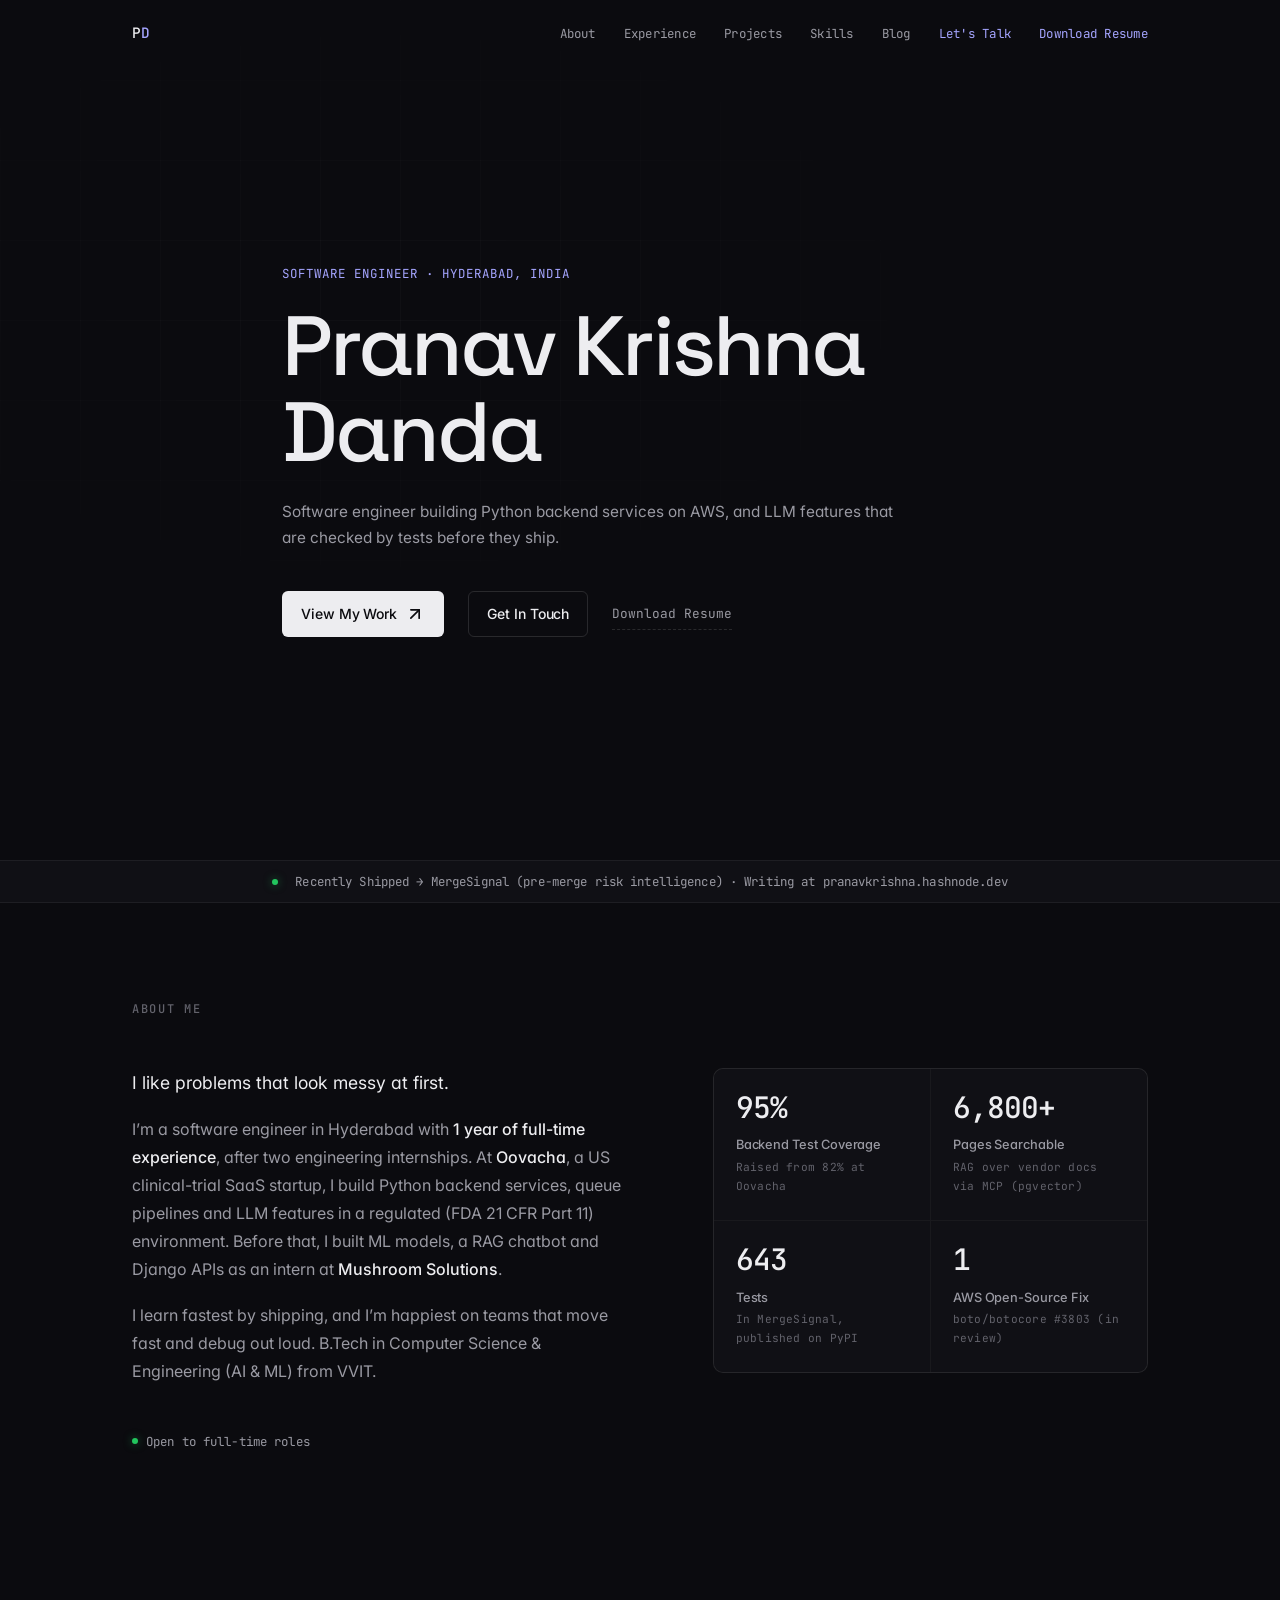
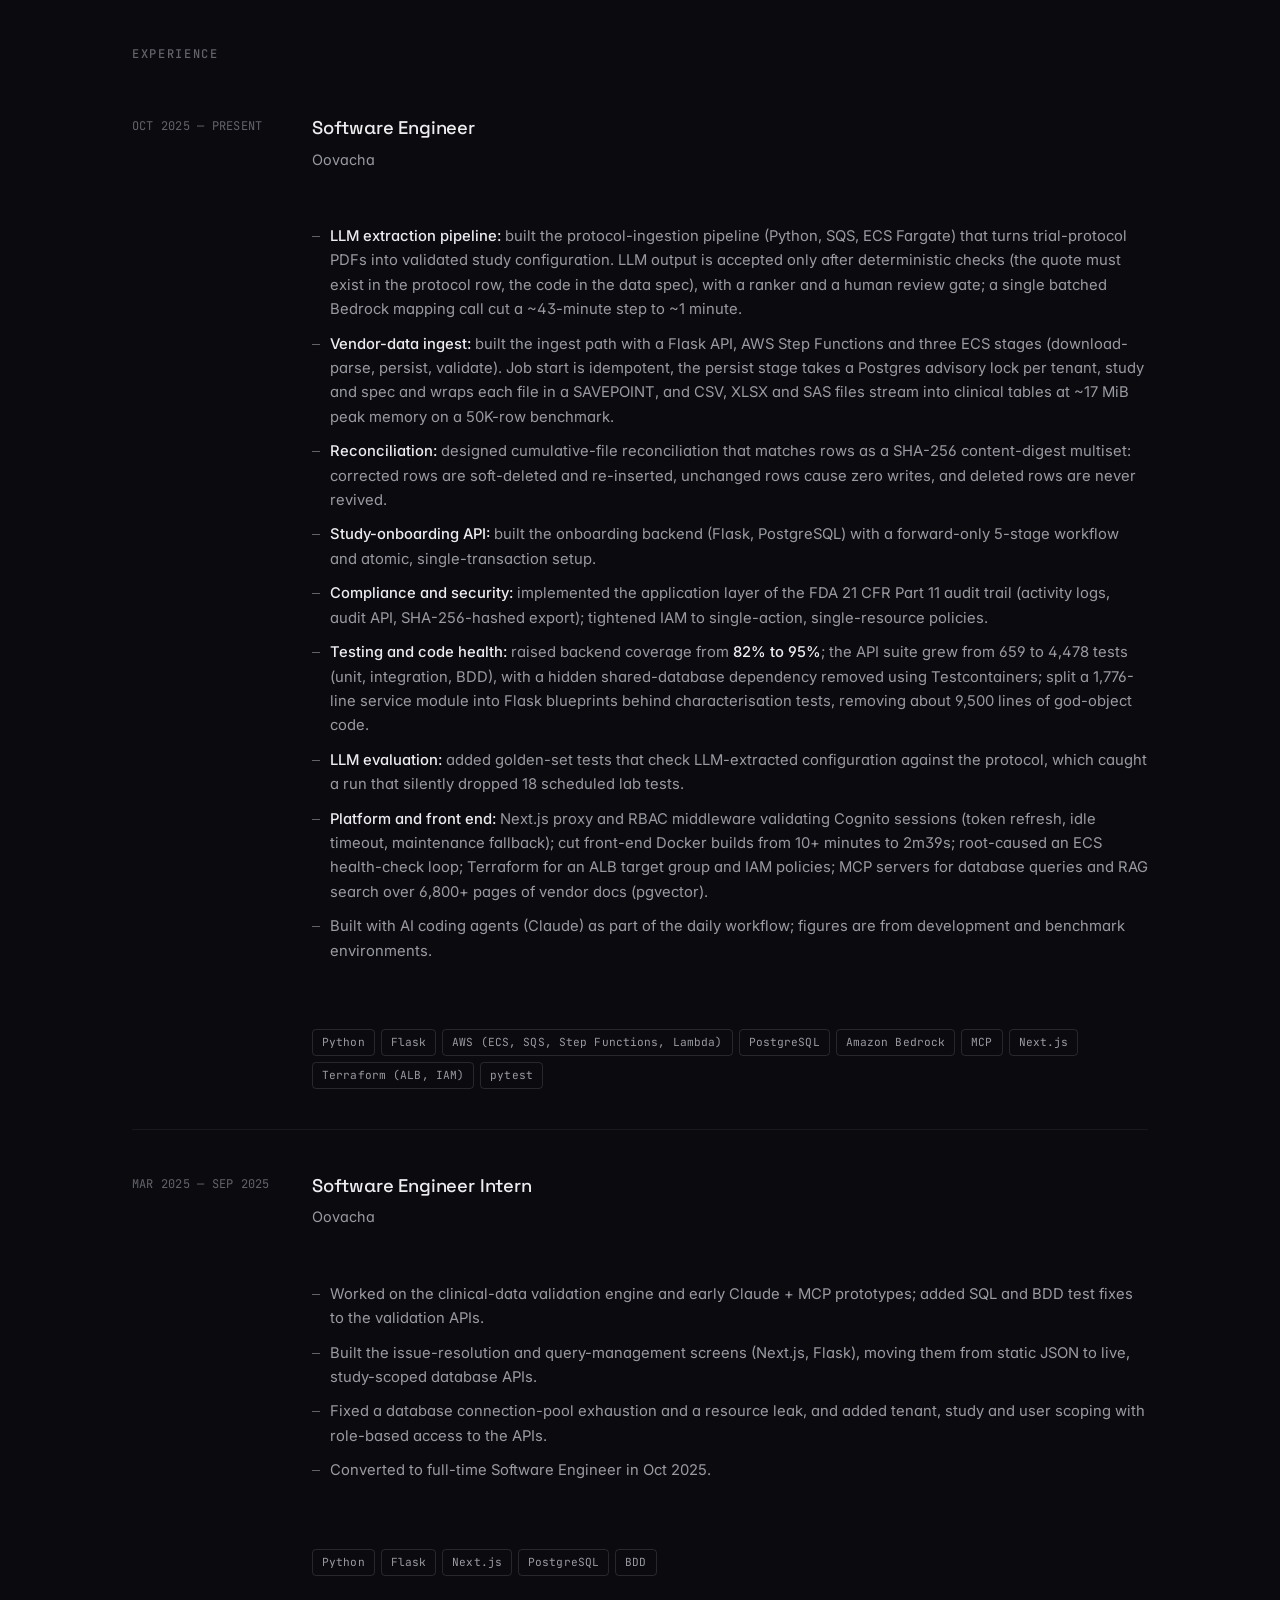
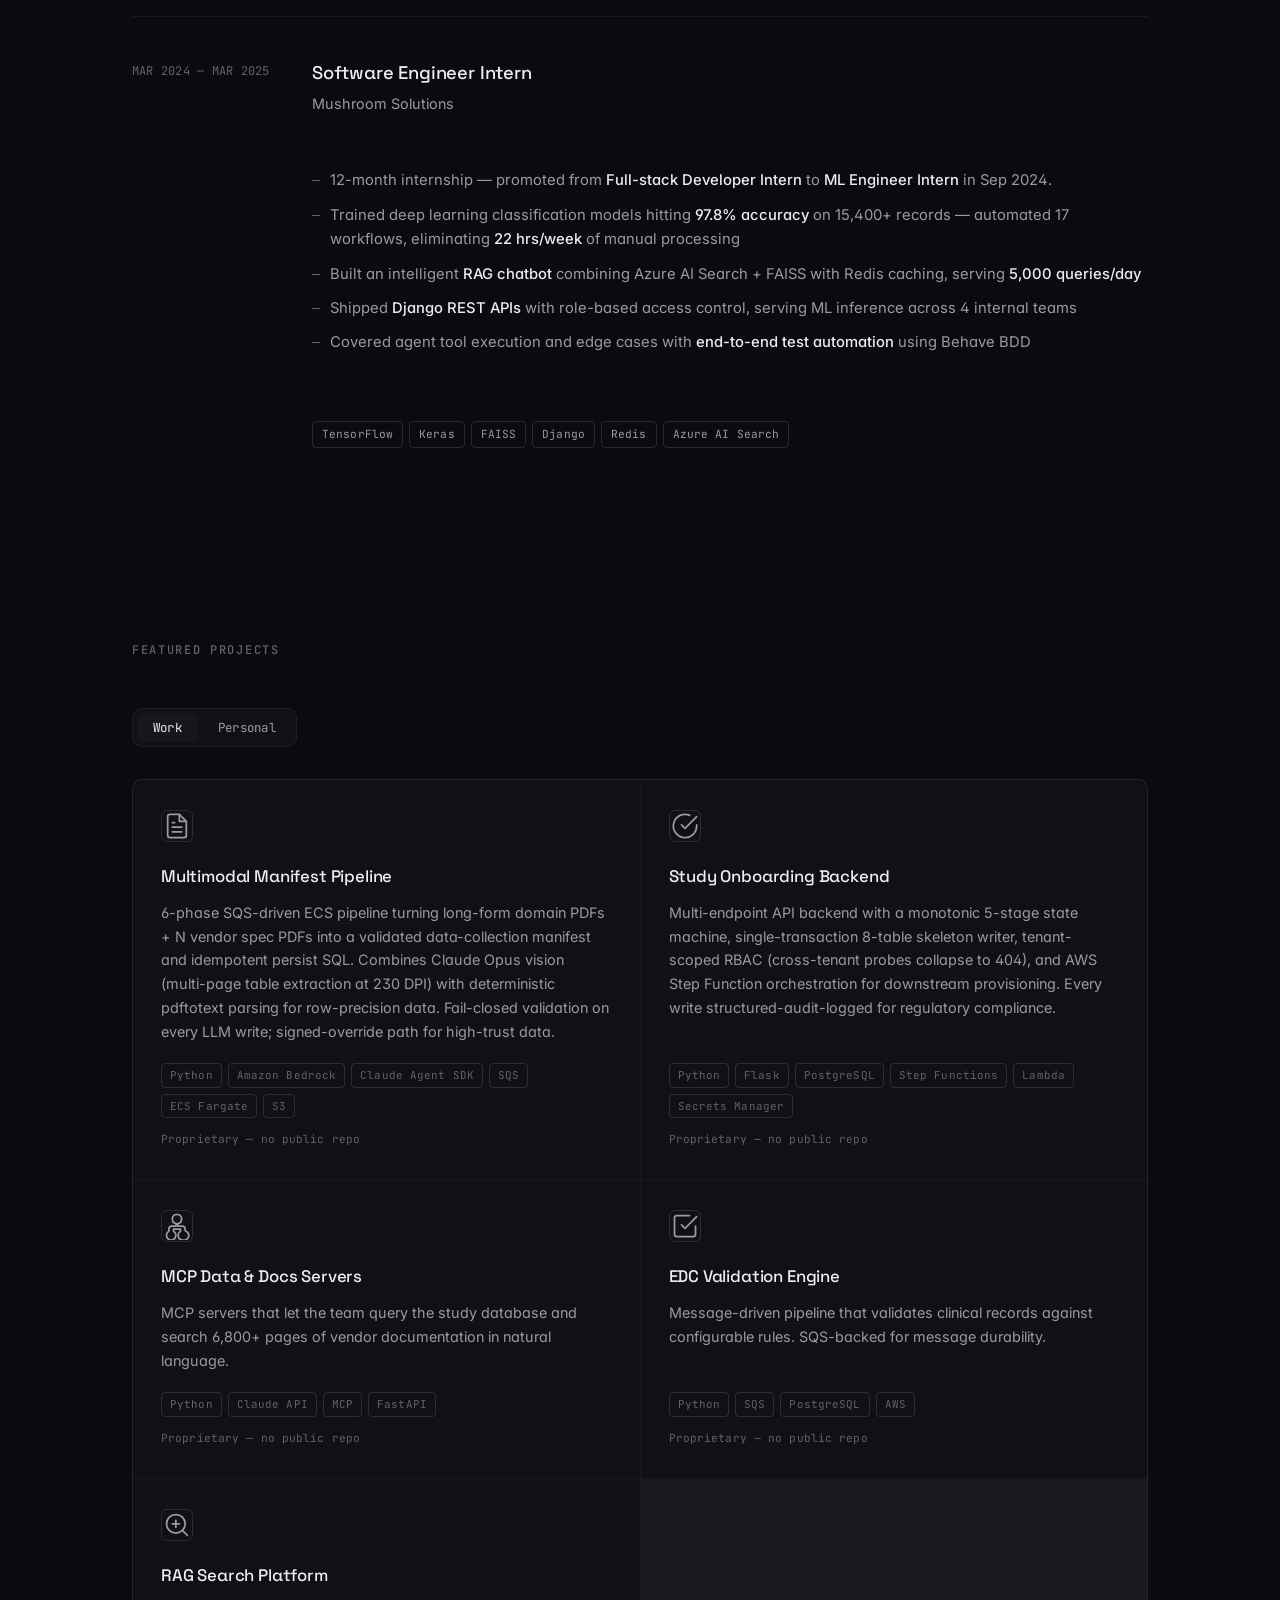
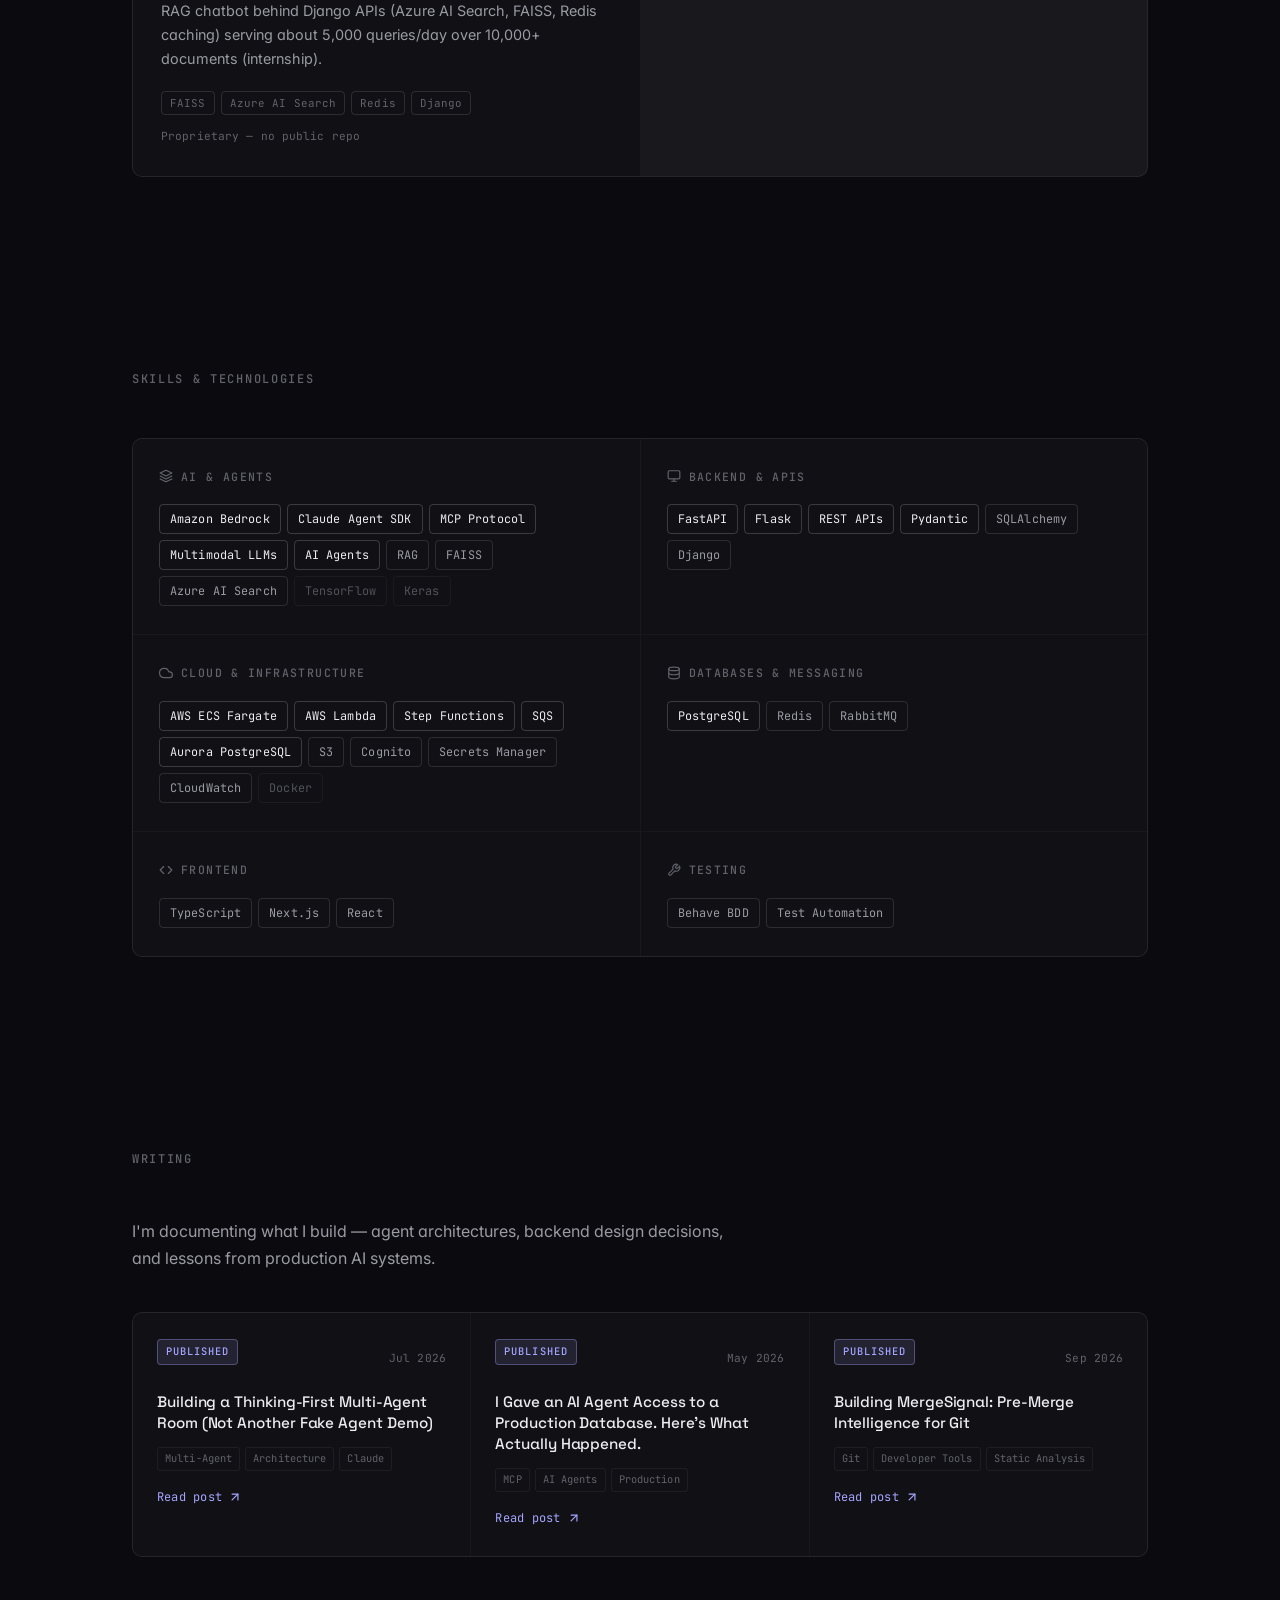
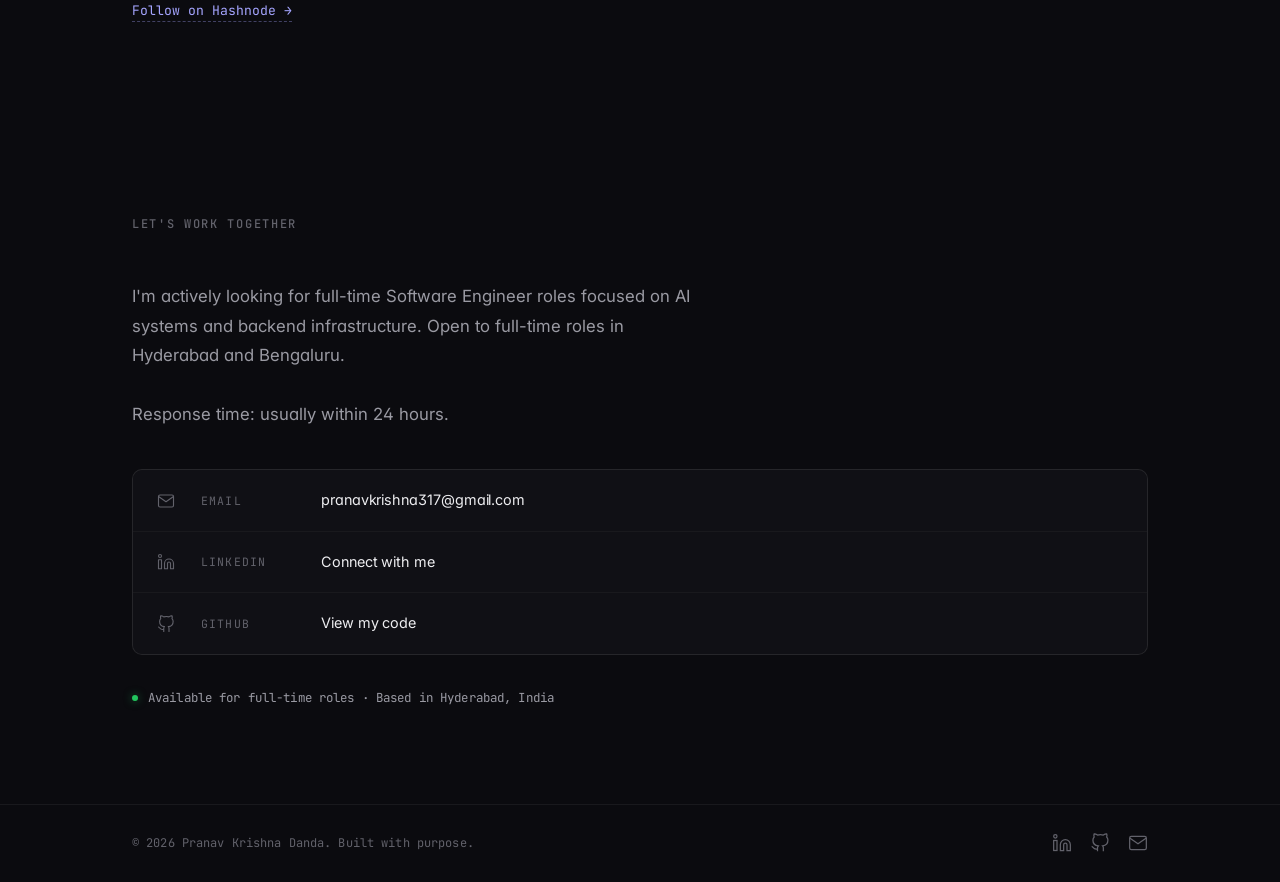
<file: index.html>
<!DOCTYPE html>
<html lang="en">
<head>
    <meta charset="UTF-8">
    <meta name="viewport" content="width=device-width, initial-scale=1.0">
    <title>Pranav Krishna Danda | Software Engineer</title>
    <meta name="description" content="Software Engineer in Hyderabad with 1 year of full-time experience building Python backend services on AWS and Postgres, with LLM features checked by tests. Open to full-time roles.">
    <meta name="keywords" content="Software Engineer, Backend Engineer, Distributed Systems, Python, FastAPI, AWS, LLM, Claude Agent SDK, MCP, Pranav Krishna Danda">
    <meta name="author" content="Pranav Krishna Danda">

    <!-- Open Graph -->
    <meta property="og:title" content="Pranav Krishna Danda | Software Engineer">
    <meta property="og:description" content="Software Engineer building Python backends on AWS — REST APIs, queue workers, LLM features with tests.">
    <meta property="og:type" content="website">
    <meta property="og:url" content="https://pranavkrishnadanda.in">

    <!-- Google Site Verification -->
    <meta name="google-site-verification" content="google311e5a26356b5244" />

    <!-- Favicon -->
    <link rel="icon" type="image/svg+xml" href="data:image/svg+xml,<svg xmlns='http://www.w3.org/2000/svg' viewBox='0 0 100 100'><rect width='100' height='100' rx='20' fill='%23818cf8'/><text x='50' y='68' font-family='Arial' font-size='50' font-weight='bold' fill='white' text-anchor='middle'>PD</text></svg>">

    <!-- Fonts -->
    <link rel="preconnect" href="https://fonts.googleapis.com">
    <link rel="preconnect" href="https://fonts.gstatic.com" crossorigin>
    <link href="https://fonts.googleapis.com/css2?family=Inter:wght@300;400;500;600;700&family=Space+Grotesk:wght@400;500;600;700&family=JetBrains+Mono:wght@400;500&display=swap" rel="stylesheet">

    <link rel="stylesheet" href="css/style.css">
</head>
<body>

    <!-- ========== NAVIGATION ========== -->
    <nav class="navbar" id="navbar">
        <div class="nav-container">
            <a href="#" class="nav-logo">P<span>D</span></a>
            <ul class="nav-menu" id="navMenu">
                <li><a href="#about" class="nav-link">About</a></li>
                <li><a href="#experience" class="nav-link">Experience</a></li>
                <li><a href="#projects" class="nav-link">Projects</a></li>
                <li><a href="#skills" class="nav-link">Skills</a></li>
                <li><a href="#blog" class="nav-link">Blog</a></li>
                <li><a href="#contact" class="nav-link nav-link--cta">Let's Talk</a></li>
                <li><a href="assets/resume.pdf" class="nav-link nav-link--resume" download>Download Resume</a></li>
            </ul>
            <button class="nav-toggle" id="navToggle" aria-label="Toggle navigation menu">
                <span></span>
                <span></span>
                <span></span>
            </button>
        </div>
    </nav>

    <!-- ========== HERO ========== -->
    <section id="hero" class="hero">
        <div class="hero-bg">
            <div class="hero-orb hero-orb--1"></div>
            <div class="hero-orb hero-orb--2"></div>
            <div class="hero-orb hero-orb--3"></div>
        </div>
        <div class="hero-grid-pattern"></div>
        <div class="container hero-content">
            <p class="hero-greeting reveal">Software Engineer · Hyderabad, India</p>
            <h1 class="hero-name reveal">Pranav Krishna<br>Danda</h1>
            <p class="hero-description reveal">
                Software engineer building Python backend services on AWS, and LLM features
                that are checked by tests before they ship.
            </p>
            <div class="hero-cta reveal">
                <a href="#projects" class="btn btn-primary">
                    <span>View My Work</span>
                    <svg width="20" height="20" viewBox="0 0 24 24" fill="none" stroke="currentColor" stroke-width="2" stroke-linecap="round" stroke-linejoin="round"><line x1="7" y1="17" x2="17" y2="7"/><polyline points="7 7 17 7 17 17"/></svg>
                </a>
                <a href="#contact" class="btn btn-secondary">
                    <span>Get In Touch</span>
                </a>
                <a href="assets/resume.pdf" class="hero-resume-link" download>Download Resume</a>
            </div>
        </div>
        <div class="scroll-indicator">
            <span>Scroll</span>
            <div class="scroll-line"></div>
        </div>
    </section>

    <!-- ========== CURRENTLY BUILDING ========== -->
    <div class="currently-building">
        <div class="container">
            <span class="currently-building-dot"></span>
            Recently Shipped &rarr; MergeSignal (pre-merge risk intelligence) &middot; Writing at pranavkrishna.hashnode.dev
        </div>
    </div>

    <!-- ========== ABOUT ========== -->
    <section id="about" class="section">
        <div class="container">
            <h2 class="section-label reveal">About Me</h2>
            <div class="about-grid">
                <div class="about-text reveal">
                    <p class="about-lead">
                        I like problems that look messy at first.
                    </p>
                    <p>
                        I’m a software engineer in Hyderabad with <strong>1 year of full-time experience</strong>, after
                        two engineering internships. At <strong>Oovacha</strong>, a US clinical-trial SaaS startup, I build
                        Python backend services, queue pipelines and LLM features in a regulated (FDA 21 CFR Part 11) environment.
                        Before that, I built ML models, a RAG chatbot and Django APIs as an intern at <strong>Mushroom Solutions</strong>.
                    </p>
                    <p>
                        I learn fastest by shipping, and I’m happiest on teams that move fast and debug out loud.
                        B.Tech in Computer Science &amp; Engineering (AI &amp; ML) from VVIT.
                    </p>
                    <div class="open-to-work">
                        <span class="open-dot"></span>
                        Open to full-time roles
                    </div>
                </div>
                <div class="stats-grid reveal">
                    <div class="stat-card">
                        <span class="stat-number">95%</span>
                        <span class="stat-label">Backend Test Coverage</span>
                        <span class="stat-sublabel">Raised from 82% at Oovacha</span>
                    </div>
                    <div class="stat-card">
                        <span class="stat-number">6,800+</span>
                        <span class="stat-label">Pages Searchable</span>
                        <span class="stat-sublabel">RAG over vendor docs via MCP (pgvector)</span>
                    </div>
                    <div class="stat-card">
                        <span class="stat-number">643</span>
                        <span class="stat-label">Tests</span>
                        <span class="stat-sublabel">In MergeSignal, published on PyPI</span>
                    </div>
                    <div class="stat-card">
                        <span class="stat-number">1</span>
                        <span class="stat-label">AWS Open-Source Fix</span>
                        <span class="stat-sublabel">boto/botocore #3803 (in review)</span>
                    </div>
                </div>
            </div>
        </div>
    </section>

    <!-- ========== EXPERIENCE ========== -->
    <section id="experience" class="section section--dark">
        <div class="container">
            <h2 class="section-label reveal">Experience</h2>
            <div class="timeline">

                <div class="timeline-item reveal">
                    <div class="timeline-marker"></div>
                    <div class="timeline-card">
                        <div class="timeline-header">
                            <div>
                                <h3 class="timeline-role">Software Engineer</h3>
                                <p class="timeline-company">Oovacha</p>
                            </div>
                            <span class="timeline-date">Oct 2025 &mdash; Present</span>
                        </div>
                        <ul class="timeline-points">
                            <li><strong>LLM extraction pipeline:</strong> built the protocol-ingestion pipeline (Python, SQS, ECS Fargate) that turns trial-protocol PDFs into validated study configuration. LLM output is accepted only after deterministic checks (the quote must exist in the protocol row, the code in the data spec), with a ranker and a human review gate; a single batched Bedrock mapping call cut a ~43-minute step to ~1 minute.</li>
                            <li><strong>Vendor-data ingest:</strong> built the ingest path with a Flask API, AWS Step Functions and three ECS stages (download-parse, persist, validate). Job start is idempotent, the persist stage takes a Postgres advisory lock per tenant, study and spec and wraps each file in a SAVEPOINT, and CSV, XLSX and SAS files stream into clinical tables at ~17 MiB peak memory on a 50K-row benchmark.</li>
                            <li><strong>Reconciliation:</strong> designed cumulative-file reconciliation that matches rows as a SHA-256 content-digest multiset: corrected rows are soft-deleted and re-inserted, unchanged rows cause zero writes, and deleted rows are never revived.</li>
                            <li><strong>Study-onboarding API:</strong> built the onboarding backend (Flask, PostgreSQL) with a forward-only 5-stage workflow and atomic, single-transaction setup.</li>
                            <li><strong>Compliance and security:</strong> implemented the application layer of the FDA 21 CFR Part 11 audit trail (activity logs, audit API, SHA-256-hashed export); tightened IAM to single-action, single-resource policies.</li>
                            <li><strong>Testing and code health:</strong> raised backend coverage from <strong>82% to 95%</strong>; the API suite grew from 659 to 4,478 tests (unit, integration, BDD), with a hidden shared-database dependency removed using Testcontainers; split a 1,776-line service module into Flask blueprints behind characterisation tests, removing about 9,500 lines of god-object code.</li>
                            <li><strong>LLM evaluation:</strong> added golden-set tests that check LLM-extracted configuration against the protocol, which caught a run that silently dropped 18 scheduled lab tests.</li>
                            <li><strong>Platform and front end:</strong> Next.js proxy and RBAC middleware validating Cognito sessions (token refresh, idle timeout, maintenance fallback); cut front-end Docker builds from 10+ minutes to 2m39s; root-caused an ECS health-check loop; Terraform for an ALB target group and IAM policies; MCP servers for database queries and RAG search over 6,800+ pages of vendor docs (pgvector).</li>
                            <li>Built with AI coding agents (Claude) as part of the daily workflow; figures are from development and benchmark environments.</li>
                        </ul>
                        <div class="timeline-tags">
                            <span>Python</span><span>Flask</span><span>AWS (ECS, SQS, Step Functions, Lambda)</span><span>PostgreSQL</span><span>Amazon Bedrock</span><span>MCP</span><span>Next.js</span><span>Terraform (ALB, IAM)</span><span>pytest</span>
                        </div>
                    </div>
                </div>

                <div class="timeline-item reveal">
                    <div class="timeline-marker"></div>
                    <div class="timeline-card">
                        <div class="timeline-header">
                            <div>
                                <h3 class="timeline-role">Software Engineer Intern</h3>
                                <p class="timeline-company">Oovacha</p>
                            </div>
                            <span class="timeline-date">Mar 2025 &mdash; Sep 2025</span>
                        </div>
                        <ul class="timeline-points">
                            <li>Worked on the clinical-data validation engine and early Claude + MCP prototypes; added SQL and BDD test fixes to the validation APIs.</li>
                            <li>Built the issue-resolution and query-management screens (Next.js, Flask), moving them from static JSON to live, study-scoped database APIs.</li>
                            <li>Fixed a database connection-pool exhaustion and a resource leak, and added tenant, study and user scoping with role-based access to the APIs.</li>
                            <li>Converted to full-time Software Engineer in Oct 2025.</li>
                        </ul>
                        <div class="timeline-tags">
                            <span>Python</span><span>Flask</span><span>Next.js</span><span>PostgreSQL</span><span>BDD</span>
                        </div>
                    </div>
                </div>

                <div class="timeline-item reveal">
                    <div class="timeline-marker"></div>
                    <div class="timeline-card">
                        <div class="timeline-header">
                            <div>
                                <h3 class="timeline-role">Software Engineer Intern</h3>
                                <p class="timeline-company">Mushroom Solutions</p>
                            </div>
                            <span class="timeline-date">Mar 2024 &mdash; Mar 2025</span>
                        </div>
                        <ul class="timeline-points">
                            <li>12-month internship &mdash; promoted from <strong>Full-stack Developer Intern</strong> to <strong>ML Engineer Intern</strong> in Sep 2024.</li>
                            <li>Trained deep learning classification models hitting <strong>97.8% accuracy</strong> on 15,400+ records &mdash; automated 17 workflows, eliminating <strong>22 hrs/week</strong> of manual processing</li>
                            <li>Built an intelligent <strong>RAG chatbot</strong> combining Azure AI Search + FAISS with Redis caching, serving <strong>5,000 queries/day</strong></li>
                            <li>Shipped <strong>Django REST APIs</strong> with role-based access control, serving ML inference across 4 internal teams</li>
                            <li>Covered agent tool execution and edge cases with <strong>end-to-end test automation</strong> using Behave BDD</li>
                        </ul>
                        <div class="timeline-tags">
                            <span>TensorFlow</span><span>Keras</span><span>FAISS</span><span>Django</span><span>Redis</span><span>Azure AI Search</span>
                        </div>
                    </div>
                </div>

            </div>
        </div>
    </section>

    <!-- ========== PROJECTS ========== -->
    <section id="projects" class="section">
        <div class="container">
            <h2 class="section-label reveal">Featured Projects</h2>

            <div class="projects-tabs reveal">
                <button class="projects-tab active" data-group="work" role="tab" tabindex="0">Work</button>
                <button class="projects-tab" data-group="personal" role="tab" tabindex="0">Personal</button>
            </div>

            <!-- Work Projects -->
            <div class="projects-grid project-group" data-group="work">

                <div class="project-card project-card--purple reveal">
                    <div class="project-card-inner">
                        <div class="project-icon">
                            <svg width="28" height="28" viewBox="0 0 24 24" fill="none" stroke="currentColor" stroke-width="1.5" stroke-linecap="round" stroke-linejoin="round"><path d="M14 2H6a2 2 0 0 0-2 2v16a2 2 0 0 0 2 2h12a2 2 0 0 0 2-2V8z"/><polyline points="14 2 14 8 20 8"/><line x1="16" y1="13" x2="8" y2="13"/><line x1="16" y1="17" x2="8" y2="17"/><polyline points="10 9 9 9 8 9"/></svg>
                        </div>
                        <h3 class="project-title">Multimodal Manifest Pipeline</h3>
                        <p class="project-description">6-phase SQS-driven ECS pipeline turning long-form domain PDFs + N vendor spec PDFs into a validated data-collection manifest and idempotent persist SQL. Combines Claude Opus vision (multi-page table extraction at 230 DPI) with deterministic pdftotext parsing for row-precision data. Fail-closed validation on every LLM write; signed-override path for high-trust data.</p>
                        <div class="project-tech">
                            <span>Python</span><span>Amazon Bedrock</span><span>Claude Agent SDK</span><span>SQS</span><span>ECS Fargate</span><span>S3</span>
                        </div>
                        <p class="project-repo-note">Proprietary — no public repo</p>
                    </div>
                    <div class="project-glow"></div>
                </div>

                <div class="project-card project-card--cyan reveal">
                    <div class="project-card-inner">
                        <div class="project-icon">
                            <svg width="28" height="28" viewBox="0 0 24 24" fill="none" stroke="currentColor" stroke-width="1.5" stroke-linecap="round" stroke-linejoin="round"><path d="M22 11.08V12a10 10 0 1 1-5.93-9.14"/><polyline points="22 4 12 14.01 9 11.01"/></svg>
                        </div>
                        <h3 class="project-title">Study Onboarding Backend</h3>
                        <p class="project-description">Multi-endpoint API backend with a monotonic 5-stage state machine, single-transaction 8-table skeleton writer, tenant-scoped RBAC (cross-tenant probes collapse to 404), and AWS Step Function orchestration for downstream provisioning. Every write structured-audit-logged for regulatory compliance.</p>
                        <div class="project-tech">
                            <span>Python</span><span>Flask</span><span>PostgreSQL</span><span>Step Functions</span><span>Lambda</span><span>Secrets Manager</span>
                        </div>
                        <p class="project-repo-note">Proprietary — no public repo</p>
                    </div>
                    <div class="project-glow"></div>
                </div>

                <div class="project-card project-card--orange reveal">
                    <div class="project-card-inner">
                        <div class="project-icon">
                            <svg width="28" height="28" viewBox="0 0 24 24" fill="none" stroke="currentColor" stroke-width="1.5" stroke-linecap="round" stroke-linejoin="round"><path d="M12 2a4 4 0 0 1 4 4c0 1.95-1.4 3.58-3.25 3.93V12h3.5a2.75 2.75 0 0 1 2.75 2.75v1.32A4 4 0 0 1 17 24a4 4 0 0 1-2-7.46v-1.79h-6v1.79A4 4 0 0 1 7 24a4 4 0 0 1-2-7.46v-1.79A2.75 2.75 0 0 1 7.75 12h3.5V9.93A4 4 0 0 1 8 6a4 4 0 0 1 4-4z"/></svg>
                        </div>
                        <h3 class="project-title">MCP Data &amp; Docs Servers</h3>
                        <p class="project-description">MCP servers that let the team query the study database and search 6,800+ pages of vendor documentation in natural language.</p>
                        <div class="project-tech">
                            <span>Python</span><span>Claude API</span><span>MCP</span><span>FastAPI</span>
                        </div>
                        <p class="project-repo-note">Proprietary — no public repo</p>
                    </div>
                    <div class="project-glow"></div>
                </div>

                <div class="project-card project-card--cyan reveal">
                    <div class="project-card-inner">
                        <div class="project-icon">
                            <svg width="28" height="28" viewBox="0 0 24 24" fill="none" stroke="currentColor" stroke-width="1.5" stroke-linecap="round" stroke-linejoin="round"><path d="M9 11l3 3L22 4"/><path d="M21 12v7a2 2 0 0 1-2 2H5a2 2 0 0 1-2-2V5a2 2 0 0 1 2-2h11"/></svg>
                        </div>
                        <h3 class="project-title">EDC Validation Engine</h3>
                        <p class="project-description">Message-driven pipeline that validates clinical records against configurable rules. SQS-backed for message durability.</p>
                        <div class="project-tech">
                            <span>Python</span><span>SQS</span><span>PostgreSQL</span><span>AWS</span>
                        </div>
                        <p class="project-repo-note">Proprietary — no public repo</p>
                    </div>
                    <div class="project-glow"></div>
                </div>

                <div class="project-card project-card--orange reveal">
                    <div class="project-card-inner">
                        <div class="project-icon">
                            <svg width="28" height="28" viewBox="0 0 24 24" fill="none" stroke="currentColor" stroke-width="1.5" stroke-linecap="round" stroke-linejoin="round"><circle cx="11" cy="11" r="8"/><line x1="21" y1="21" x2="16.65" y2="16.65"/><line x1="11" y1="8" x2="11" y2="14"/><line x1="8" y1="11" x2="14" y2="11"/></svg>
                        </div>
                        <h3 class="project-title">RAG Search Platform</h3>
                        <p class="project-description">RAG chatbot behind Django APIs (Azure AI Search, FAISS, Redis caching) serving about 5,000 queries/day over 10,000+ documents (internship).</p>
                        <div class="project-tech">
                            <span>FAISS</span><span>Azure AI Search</span><span>Redis</span><span>Django</span>
                        </div>
                        <p class="project-repo-note">Proprietary — no public repo</p>
                    </div>
                    <div class="project-glow"></div>
                </div>

            </div>

            <!-- Personal Projects -->
            <div class="projects-grid project-group hidden" data-group="personal">

                <div class="project-card project-card--cyan reveal">
                    <div class="project-card-inner">
                        <div class="project-icon">
                            <svg width="28" height="28" viewBox="0 0 24 24" fill="none" stroke="currentColor" stroke-width="1.5" stroke-linecap="round" stroke-linejoin="round"><path d="M12 22s8-4 8-10V5l-8-3-8 3v7c0 6 8 10 8 10z"/><line x1="12" y1="8" x2="12" y2="12"/><line x1="12" y1="16" x2="12.01" y2="16"/></svg>
                        </div>
                        <h3 class="project-title">Driftline</h3>
                        <p class="project-description">Version-aware knowledge engine: answers only from documents in force on a given date, with verified citations. On FDA drug labels with real Claude (40-question sample), 0% outdated citations vs 20.8% for plain RAG. Designed by me, built with AI coding agents.</p>
                        <div class="project-tech">
                            <span>Python</span><span>FastAPI</span><span>LangGraph</span><span>PostgreSQL + pgvector</span><span>Redis Streams</span><span>Next.js</span>
                        </div>
                        <a href="https://github.com/pranavkrishnadanda/Driftline" class="project-github-link" target="_blank" rel="noopener">
                            <svg width="16" height="16" viewBox="0 0 24 24" fill="none" stroke="currentColor" stroke-width="1.5" stroke-linecap="round" stroke-linejoin="round"><path d="M9 19c-5 1.5-5-2.5-7-3m14 6v-3.87a3.37 3.37 0 0 0-.94-2.61c3.14-.35 6.44-1.54 6.44-7A5.44 5.44 0 0 0 20 4.77 5.07 5.07 0 0 0 19.91 1S18.73.65 16 2.48a13.38 13.38 0 0 0-7 0C6.27.65 5.09 1 5.09 1A5.07 5.07 0 0 0 5 4.77a5.44 5.44 0 0 0-1.5 3.78c0 5.42 3.3 6.61 6.44 7A3.37 3.37 0 0 0 9 18.13V22"/></svg>
                            View on GitHub
                        </a>
                        <a href="https://pranavkrishnadanda.github.io/Driftline/demo/" class="project-github-link" target="_blank" rel="noopener">
                            <svg width="16" height="16" viewBox="0 0 24 24" fill="none" stroke="currentColor" stroke-width="1.5" stroke-linecap="round" stroke-linejoin="round"><path d="M9 19c-5 1.5-5-2.5-7-3m14 6v-3.87a3.37 3.37 0 0 0-.94-2.61c3.14-.35 6.44-1.54 6.44-7A5.44 5.44 0 0 0 20 4.77 5.07 5.07 0 0 0 19.91 1S18.73.65 16 2.48a13.38 13.38 0 0 0-7 0C6.27.65 5.09 1 5.09 1A5.07 5.07 0 0 0 5 4.77a5.44 5.44 0 0 0-1.5 3.78c0 5.42 3.3 6.61 6.44 7A3.37 3.37 0 0 0 9 18.13V22"/></svg>
                            Live demo
                        </a>
                    </div>
                    <div class="project-glow"></div>
                </div>

                <div class="project-card project-card--orange reveal">
                    <div class="project-card-inner">
                        <div class="project-icon">
                            <svg width="28" height="28" viewBox="0 0 24 24" fill="none" stroke="currentColor" stroke-width="1.5" stroke-linecap="round" stroke-linejoin="round"><path d="M12 22s8-4 8-10V5l-8-3-8 3v7c0 6 8 10 8 10z"/><line x1="12" y1="8" x2="12" y2="12"/><line x1="12" y1="16" x2="12.01" y2="16"/></svg>
                        </div>
                        <h3 class="project-title">Sluice</h3>
                        <p class="project-description">Self-planning agentic data pipeline for drifting files: renamed columns, paise vs rupees, IST vs UTC, mixed date formats. Every accuracy claim is graded by code against exact ground truth: 96.7% cell accuracy vs 84.1% for a rules-only baseline on a 30-case dev subset. Designed by me, built with AI coding agents.</p>
                        <div class="project-tech">
                            <span>Python</span><span>FastAPI</span><span>DuckDB</span><span>Polars</span><span>LiteLLM</span><span>PostgreSQL</span>
                        </div>
                        <a href="https://github.com/pranavkrishnadanda/sluice" class="project-github-link" target="_blank" rel="noopener">
                            <svg width="16" height="16" viewBox="0 0 24 24" fill="none" stroke="currentColor" stroke-width="1.5" stroke-linecap="round" stroke-linejoin="round"><path d="M9 19c-5 1.5-5-2.5-7-3m14 6v-3.87a3.37 3.37 0 0 0-.94-2.61c3.14-.35 6.44-1.54 6.44-7A5.44 5.44 0 0 0 20 4.77 5.07 5.07 0 0 0 19.91 1S18.73.65 16 2.48a13.38 13.38 0 0 0-7 0C6.27.65 5.09 1 5.09 1A5.07 5.07 0 0 0 5 4.77a5.44 5.44 0 0 0-1.5 3.78c0 5.42 3.3 6.61 6.44 7A3.37 3.37 0 0 0 9 18.13V22"/></svg>
                            View on GitHub
                        </a>
                    </div>
                    <div class="project-glow"></div>
                </div>

                <div class="project-card project-card--purple reveal">
                    <div class="project-card-inner">
                        <div class="project-icon">
                            <svg width="28" height="28" viewBox="0 0 24 24" fill="none" stroke="currentColor" stroke-width="1.5" stroke-linecap="round" stroke-linejoin="round"><path d="M12 22s8-4 8-10V5l-8-3-8 3v7c0 6 8 10 8 10z"/><line x1="12" y1="8" x2="12" y2="12"/><line x1="12" y1="16" x2="12.01" y2="16"/></svg>
                        </div>
                        <h3 class="project-title">Aura</h3>
                        <p class="project-description">Clinical question answering from indexed guidelines. Citations are checked server-side before the answer is final, and it refuses when nothing relevant is indexed. FastAPI SSE streaming into Next.js; 329 tests including Playwright.</p>
                        <div class="project-tech">
                            <span>Python</span><span>FastAPI</span><span>Next.js</span><span>PostgreSQL + pgvector</span><span>Playwright</span>
                        </div>
                        <a href="https://github.com/pranavkrishnadanda/Aura" class="project-github-link" target="_blank" rel="noopener">
                            <svg width="16" height="16" viewBox="0 0 24 24" fill="none" stroke="currentColor" stroke-width="1.5" stroke-linecap="round" stroke-linejoin="round"><path d="M9 19c-5 1.5-5-2.5-7-3m14 6v-3.87a3.37 3.37 0 0 0-.94-2.61c3.14-.35 6.44-1.54 6.44-7A5.44 5.44 0 0 0 20 4.77 5.07 5.07 0 0 0 19.91 1S18.73.65 16 2.48a13.38 13.38 0 0 0-7 0C6.27.65 5.09 1 5.09 1A5.07 5.07 0 0 0 5 4.77a5.44 5.44 0 0 0-1.5 3.78c0 5.42 3.3 6.61 6.44 7A3.37 3.37 0 0 0 9 18.13V22"/></svg>
                            View on GitHub
                        </a>
                    </div>
                    <div class="project-glow"></div>
                </div>

                <div class="project-card project-card--purple reveal">
                    <div class="project-card-inner">
                        <div class="project-icon">
                            <svg width="28" height="28" viewBox="0 0 24 24" fill="none" stroke="currentColor" stroke-width="1.5" stroke-linecap="round" stroke-linejoin="round"><path d="M12 22s8-4 8-10V5l-8-3-8 3v7c0 6 8 10 8 10z"/><line x1="12" y1="8" x2="12" y2="12"/><line x1="12" y1="16" x2="12.01" y2="16"/></svg>
                        </div>
                        <h3 class="project-title">MergeSignal</h3>
                        <p class="project-description">Pre-merge risk intelligence for engineering teams. Detects git conflicts, semantic breakage, cross-PR overlap, and an explainable 0–100 risk score before the merge button is pressed.</p>
                        <div class="project-tech">
                            <span>Python</span><span>FastAPI</span><span>Git</span><span>tree-sitter</span>
                        </div>
                        <a href="https://github.com/pranavkrishnadanda/MergeSignal" class="project-github-link" target="_blank" rel="noopener">
                            <svg width="16" height="16" viewBox="0 0 24 24" fill="none" stroke="currentColor" stroke-width="1.5" stroke-linecap="round" stroke-linejoin="round"><path d="M9 19c-5 1.5-5-2.5-7-3m14 6v-3.87a3.37 3.37 0 0 0-.94-2.61c3.14-.35 6.44-1.54 6.44-7A5.44 5.44 0 0 0 20 4.77 5.07 5.07 0 0 0 19.91 1S18.73.65 16 2.48a13.38 13.38 0 0 0-7 0C6.27.65 5.09 1 5.09 1A5.07 5.07 0 0 0 5 4.77a5.44 5.44 0 0 0-1.5 3.78c0 5.42 3.3 6.61 6.44 7A3.37 3.37 0 0 0 9 18.13V22"/></svg>
                            View on GitHub
                        </a>
                    </div>
                    <div class="project-glow"></div>
                </div>

                <div class="project-card project-card--cyan reveal">
                    <div class="project-card-inner">
                        <div class="project-icon">
                            <svg width="28" height="28" viewBox="0 0 24 24" fill="none" stroke="currentColor" stroke-width="1.5" stroke-linecap="round" stroke-linejoin="round"><path d="M12 22s8-4 8-10V5l-8-3-8 3v7c0 6 8 10 8 10z"/></svg>
                        </div>
                        <h3 class="project-title">Plum Ops AI</h3>
                        <p class="project-description">Insurance-operations RAG assistant. Redis job queue for Claude API calls, Pinecone vector search, claims triage classifier, PostgreSQL analytics dashboard. Load tested to 2,000+ req/min on cached endpoints.</p>
                        <div class="project-tech">
                            <span>FastAPI</span><span>Pinecone</span><span>Redis</span><span>PostgreSQL</span><span>Next.js</span>
                        </div>
                        <a href="https://github.com/pranavkrishnadanda/plum-ops-ai" class="project-github-link" target="_blank" rel="noopener">
                            <svg width="16" height="16" viewBox="0 0 24 24" fill="none" stroke="currentColor" stroke-width="1.5" stroke-linecap="round" stroke-linejoin="round"><path d="M9 19c-5 1.5-5-2.5-7-3m14 6v-3.87a3.37 3.37 0 0 0-.94-2.61c3.14-.35 6.44-1.54 6.44-7A5.44 5.44 0 0 0 20 4.77 5.07 5.07 0 0 0 19.91 1S18.73.65 16 2.48a13.38 13.38 0 0 0-7 0C6.27.65 5.09 1 5.09 1A5.07 5.07 0 0 0 5 4.77a5.44 5.44 0 0 0-1.5 3.78c0 5.42 3.3 6.61 6.44 7A3.37 3.37 0 0 0 9 18.13V22"/></svg>
                            View on GitHub
                        </a>
                    </div>
                    <div class="project-glow"></div>
                </div>

                <div class="project-card project-card--orange reveal">
                    <div class="project-card-inner">
                        <div class="project-icon">
                            <svg width="28" height="28" viewBox="0 0 24 24" fill="none" stroke="currentColor" stroke-width="1.5" stroke-linecap="round" stroke-linejoin="round"><polyline points="22 12 18 12 15 21 9 3 6 12 2 12"/></svg>
                        </div>
                        <h3 class="project-title">AI Observability Platform</h3>
                        <p class="project-description">Distributed log ingestion and real-time anomaly detection platform. 3-broker Kafka cluster (RF3) ingesting logs at scale. Two-stage detection: statistical baseline + Claude Haiku semantic root cause analysis. Redis alert deduplication, HMAC-signed webhooks, React WebSocket dashboard.</p>
                        <div class="project-tech">
                            <span>FastAPI</span><span>Kafka</span><span>Redis</span><span>PostgreSQL</span><span>Claude API</span><span>React</span><span>Docker</span>
                        </div>
                        <a href="https://github.com/pranavkrishnadanda/ai-observability-platform" class="project-github-link" target="_blank" rel="noopener">
                            <svg width="16" height="16" viewBox="0 0 24 24" fill="none" stroke="currentColor" stroke-width="1.5" stroke-linecap="round" stroke-linejoin="round"><path d="M9 19c-5 1.5-5-2.5-7-3m14 6v-3.87a3.37 3.37 0 0 0-.94-2.61c3.14-.35 6.44-1.54 6.44-7A5.44 5.44 0 0 0 20 4.77 5.07 5.07 0 0 0 19.91 1S18.73.65 16 2.48a13.38 13.38 0 0 0-7 0C6.27.65 5.09 1 5.09 1A5.07 5.07 0 0 0 5 4.77a5.44 5.44 0 0 0-1.5 3.78c0 5.42 3.3 6.61 6.44 7A3.37 3.37 0 0 0 9 18.13V22"/></svg>
                            View on GitHub
                        </a>
                    </div>
                    <div class="project-glow"></div>
                </div>

            </div>
        </div>
    </section>

    <!-- ========== SKILLS ========== -->
    <section id="skills" class="section section--dark">
        <div class="container">
            <h2 class="section-label reveal">Skills & Technologies</h2>
            <div class="skills-grid">

                <div class="skill-category reveal">
                    <h3 class="skill-category-title">
                        <svg width="20" height="20" viewBox="0 0 24 24" fill="none" stroke="currentColor" stroke-width="2" stroke-linecap="round" stroke-linejoin="round"><path d="M12 2L2 7l10 5 10-5-10-5z"/><path d="M2 17l10 5 10-5"/><path d="M2 12l10 5 10-5"/></svg>
                        AI &amp; Agents
                    </h3>
                    <div class="skill-tags">
                        <span class="skill-tag skill-primary">Amazon Bedrock</span>
                        <span class="skill-tag skill-primary">Claude Agent SDK</span>
                        <span class="skill-tag skill-primary">MCP Protocol</span>
                        <span class="skill-tag skill-primary">Multimodal LLMs</span>
                        <span class="skill-tag skill-primary">AI Agents</span>
                        <span class="skill-tag skill-secondary">RAG</span>
                        <span class="skill-tag skill-secondary">FAISS</span>
                        <span class="skill-tag skill-secondary">Azure AI Search</span>
                        <span class="skill-tag skill-familiar">TensorFlow</span>
                        <span class="skill-tag skill-familiar">Keras</span>
                    </div>
                </div>

                <div class="skill-category reveal">
                    <h3 class="skill-category-title">
                        <svg width="20" height="20" viewBox="0 0 24 24" fill="none" stroke="currentColor" stroke-width="2" stroke-linecap="round" stroke-linejoin="round"><rect x="2" y="3" width="20" height="14" rx="2"/><line x1="8" y1="21" x2="16" y2="21"/><line x1="12" y1="17" x2="12" y2="21"/></svg>
                        Backend &amp; APIs
                    </h3>
                    <div class="skill-tags">
                        <span class="skill-tag skill-primary">FastAPI</span>
                        <span class="skill-tag skill-primary">Flask</span>
                        <span class="skill-tag skill-primary">REST APIs</span>
                        <span class="skill-tag skill-primary">Pydantic</span>
                        <span class="skill-tag skill-secondary">SQLAlchemy</span>
                        <span class="skill-tag skill-secondary">Django</span>
                    </div>
                </div>

                <div class="skill-category reveal">
                    <h3 class="skill-category-title">
                        <svg width="20" height="20" viewBox="0 0 24 24" fill="none" stroke="currentColor" stroke-width="2" stroke-linecap="round" stroke-linejoin="round"><path d="M18 10h-1.26A8 8 0 1 0 9 20h9a5 5 0 0 0 0-10z"/></svg>
                        Cloud &amp; Infrastructure
                    </h3>
                    <div class="skill-tags">
                        <span class="skill-tag skill-primary">AWS ECS Fargate</span>
                        <span class="skill-tag skill-primary">AWS Lambda</span>
                        <span class="skill-tag skill-primary">Step Functions</span>
                        <span class="skill-tag skill-primary">SQS</span>
                        <span class="skill-tag skill-primary">Aurora PostgreSQL</span>
                        <span class="skill-tag skill-secondary">S3</span>
                        <span class="skill-tag skill-secondary">Cognito</span>
                        <span class="skill-tag skill-secondary">Secrets Manager</span>
                        <span class="skill-tag skill-secondary">CloudWatch</span>
                        <span class="skill-tag skill-familiar">Docker</span>
                    </div>
                </div>

                <div class="skill-category reveal">
                    <h3 class="skill-category-title">
                        <svg width="20" height="20" viewBox="0 0 24 24" fill="none" stroke="currentColor" stroke-width="2" stroke-linecap="round" stroke-linejoin="round"><ellipse cx="12" cy="5" rx="9" ry="3"/><path d="M21 12c0 1.66-4 3-9 3s-9-1.34-9-3"/><path d="M3 5v14c0 1.66 4 3 9 3s9-1.34 9-3V5"/></svg>
                        Databases &amp; Messaging
                    </h3>
                    <div class="skill-tags">
                        <span class="skill-tag skill-primary">PostgreSQL</span>
                        <span class="skill-tag skill-secondary">Redis</span>
                        <span class="skill-tag skill-secondary">RabbitMQ</span>
                    </div>
                </div>

                <div class="skill-category reveal">
                    <h3 class="skill-category-title">
                        <svg width="20" height="20" viewBox="0 0 24 24" fill="none" stroke="currentColor" stroke-width="2" stroke-linecap="round" stroke-linejoin="round"><polyline points="16 18 22 12 16 6"/><polyline points="8 6 2 12 8 18"/></svg>
                        Frontend
                    </h3>
                    <div class="skill-tags">
                        <span class="skill-tag skill-secondary">TypeScript</span>
                        <span class="skill-tag skill-secondary">Next.js</span>
                        <span class="skill-tag skill-secondary">React</span>
                    </div>
                </div>

                <div class="skill-category reveal">
                    <h3 class="skill-category-title">
                        <svg width="20" height="20" viewBox="0 0 24 24" fill="none" stroke="currentColor" stroke-width="2" stroke-linecap="round" stroke-linejoin="round"><path d="M14.7 6.3a1 1 0 0 0 0 1.4l1.6 1.6a1 1 0 0 0 1.4 0l3.77-3.77a6 6 0 0 1-7.94 7.94l-6.91 6.91a2.12 2.12 0 0 1-3-3l6.91-6.91a6 6 0 0 1 7.94-7.94l-3.76 3.76z"/></svg>
                        Testing
                    </h3>
                    <div class="skill-tags">
                        <span class="skill-tag skill-secondary">Behave BDD</span>
                        <span class="skill-tag skill-secondary">Test Automation</span>
                    </div>
                </div>

            </div>
        </div>
    </section>

    <!-- ========== BLOG ========== -->
    <section id="blog" class="section">
        <div class="container">
            <h2 class="section-label reveal">Writing</h2>
            <p class="blog-intro reveal">
                I'm documenting what I build &mdash; agent architectures,
                backend design decisions, and lessons from production AI systems.
            </p>
            <div class="blog-grid">
                <a href="https://pranavkrishna.hashnode.dev/building-a-thinking-first-multi-agent-room-not-another-fake-agent-demo" class="blog-card blog-card--published reveal" target="_blank" rel="noopener">
                    <div class="blog-card-header">
                        <span class="blog-card-badge blog-card-badge--published">Published</span>
                        <span class="blog-card-meta">Jul 2026</span>
                    </div>
                    <h3 class="blog-card-title">Building a Thinking-First Multi-Agent Room (Not Another Fake Agent Demo)</h3>
                    <div class="blog-card-tags">
                        <span>Multi-Agent</span><span>Architecture</span><span>Claude</span>
                    </div>
                    <div class="blog-card-read-link">
                        Read post
                        <svg width="14" height="14" viewBox="0 0 24 24" fill="none" stroke="currentColor" stroke-width="2" stroke-linecap="round" stroke-linejoin="round"><line x1="7" y1="17" x2="17" y2="7"/><polyline points="7 7 17 7 17 17"/></svg>
                    </div>
                </a>
                <a href="https://pranavkrishna.hashnode.dev/i-gave-an-ai-agent-access-to-a-production-database-here-s-what-actually-happened" class="blog-card blog-card--published reveal" target="_blank" rel="noopener">
                    <div class="blog-card-header">
                        <span class="blog-card-badge blog-card-badge--published">Published</span>
                        <span class="blog-card-meta">May 2026</span>
                    </div>
                    <h3 class="blog-card-title">I Gave an AI Agent Access to a Production Database. Here's What Actually Happened.</h3>
                    <div class="blog-card-tags">
                        <span>MCP</span><span>AI Agents</span><span>Production</span>
                    </div>
                    <div class="blog-card-read-link">
                        Read post
                        <svg width="14" height="14" viewBox="0 0 24 24" fill="none" stroke="currentColor" stroke-width="2" stroke-linecap="round" stroke-linejoin="round"><line x1="7" y1="17" x2="17" y2="7"/><polyline points="7 7 17 7 17 17"/></svg>
                    </div>
                </a>
                <a href="https://pranavkrishna.hashnode.dev/building-mergesignal-pre-merge-intelligence-for-git" class="blog-card blog-card--published reveal" target="_blank" rel="noopener">
                    <div class="blog-card-header">
                        <span class="blog-card-badge blog-card-badge--published">Published</span>
                        <span class="blog-card-meta">Sep 2026</span>
                    </div>
                    <h3 class="blog-card-title">Building MergeSignal: Pre-Merge Intelligence for Git</h3>
                    <div class="blog-card-tags">
                        <span>Git</span><span>Developer Tools</span><span>Static Analysis</span>
                    </div>
                    <div class="blog-card-read-link">
                        Read post
                        <svg width="14" height="14" viewBox="0 0 24 24" fill="none" stroke="currentColor" stroke-width="2" stroke-linecap="round" stroke-linejoin="round"><line x1="7" y1="17" x2="17" y2="7"/><polyline points="7 7 17 7 17 17"/></svg>
                    </div>
                </a>
            </div>
            <div class="blog-subscribe reveal">
                <a href="https://pranavkrishna.hashnode.dev" class="blog-subscribe-link" target="_blank" rel="noopener">
                    Follow on Hashnode &rarr;
                </a>
            </div>
        </div>
    </section>

    <!-- ========== CONTACT ========== -->
    <section id="contact" class="section">
        <div class="container">
            <h2 class="section-label reveal">Let's Work Together</h2>
            <p class="contact-intro reveal">
                I'm actively looking for full-time Software Engineer roles focused on
                AI systems and backend infrastructure. Open to full-time roles
                in Hyderabad and Bengaluru.
                <br><br>
                Response time: usually within 24 hours.
            </p>
            <div class="contact-grid">
                <a href="mailto:pranavkrishna317@gmail.com" class="contact-card reveal">
                    <svg width="24" height="24" viewBox="0 0 24 24" fill="none" stroke="currentColor" stroke-width="1.5" stroke-linecap="round" stroke-linejoin="round"><path d="M4 4h16c1.1 0 2 .9 2 2v12c0 1.1-.9 2-2 2H4c-1.1 0-2-.9-2-2V6c0-1.1.9-2 2-2z"/><polyline points="22,6 12,13 2,6"/></svg>
                    <span class="contact-card-label">Email</span>
                    <span class="contact-card-value">pranavkrishna317@gmail.com</span>
                </a>
                <!-- REPLACE # with your actual LinkedIn URL -->
                <a href="https://www.linkedin.com/in/pranavkrishnadanda/" target="_blank" rel="noopener" class="contact-card reveal">
                    <svg width="24" height="24" viewBox="0 0 24 24" fill="none" stroke="currentColor" stroke-width="1.5" stroke-linecap="round" stroke-linejoin="round"><path d="M16 8a6 6 0 0 1 6 6v7h-4v-7a2 2 0 0 0-2-2 2 2 0 0 0-2 2v7h-4v-7a6 6 0 0 1 6-6z"/><rect x="2" y="9" width="4" height="12"/><circle cx="4" cy="4" r="2"/></svg>
                    <span class="contact-card-label">LinkedIn</span>
                    <span class="contact-card-value">Connect with me</span>
                </a>
                <!-- REPLACE # with your actual GitHub URL -->
                <a href="https://github.com/pranavkrishnadanda" target="_blank" rel="noopener" class="contact-card reveal">
                    <svg width="24" height="24" viewBox="0 0 24 24" fill="none" stroke="currentColor" stroke-width="1.5" stroke-linecap="round" stroke-linejoin="round"><path d="M9 19c-5 1.5-5-2.5-7-3m14 6v-3.87a3.37 3.37 0 0 0-.94-2.61c3.14-.35 6.44-1.54 6.44-7A5.44 5.44 0 0 0 20 4.77 5.07 5.07 0 0 0 19.91 1S18.73.65 16 2.48a13.38 13.38 0 0 0-7 0C6.27.65 5.09 1 5.09 1A5.07 5.07 0 0 0 5 4.77a5.44 5.44 0 0 0-1.5 3.78c0 5.42 3.3 6.61 6.44 7A3.37 3.37 0 0 0 9 18.13V22"/></svg>
                    <span class="contact-card-label">GitHub</span>
                    <span class="contact-card-value">View my code</span>
                </a>
            </div>
            <div class="contact-status reveal">
                <span class="open-dot"></span>
                Available for full-time roles &middot; Based in Hyderabad, India
            </div>
        </div>
    </section>

    <!-- ========== FOOTER ========== -->
    <footer class="footer">
        <div class="container footer-content">
            <p>&copy; 2026 Pranav Krishna Danda. Built with purpose.</p>
            <div class="footer-links">
                <a href="https://www.linkedin.com/in/pranavkrishnadanda/" target="_blank" rel="noopener" aria-label="LinkedIn">
                    <svg width="20" height="20" viewBox="0 0 24 24" fill="none" stroke="currentColor" stroke-width="1.5"><path d="M16 8a6 6 0 0 1 6 6v7h-4v-7a2 2 0 0 0-4 0v7h-4v-7a6 6 0 0 1 6-6z"/><rect x="2" y="9" width="4" height="12"/><circle cx="4" cy="4" r="2"/></svg>
                </a>
                <a href="https://github.com/pranavkrishnadanda" target="_blank" rel="noopener" aria-label="GitHub">
                    <svg width="20" height="20" viewBox="0 0 24 24" fill="none" stroke="currentColor" stroke-width="1.5"><path d="M9 19c-5 1.5-5-2.5-7-3m14 6v-3.87a3.37 3.37 0 0 0-.94-2.61c3.14-.35 6.44-1.54 6.44-7A5.44 5.44 0 0 0 20 4.77 5.07 5.07 0 0 0 19.91 1S18.73.65 16 2.48a13.38 13.38 0 0 0-7 0C6.27.65 5.09 1 5.09 1A5.07 5.07 0 0 0 5 4.77a5.44 5.44 0 0 0-1.5 3.78c0 5.42 3.3 6.61 6.44 7A3.37 3.37 0 0 0 9 18.13V22"/></svg>
                </a>
                <a href="mailto:pranavkrishna317@gmail.com" aria-label="Email">
                    <svg width="20" height="20" viewBox="0 0 24 24" fill="none" stroke="currentColor" stroke-width="1.5"><path d="M4 4h16c1.1 0 2 .9 2 2v12c0 1.1-.9 2-2 2H4c-1.1 0-2-.9-2-2V6c0-1.1.9-2 2-2z"/><polyline points="22,6 12,13 2,6"/></svg>
                </a>
            </div>
        </div>
    </footer>

    <!-- Back to Top -->
    <button class="back-to-top" id="backToTop" aria-label="Back to top">
        <svg width="20" height="20" viewBox="0 0 24 24" fill="none" stroke="currentColor" stroke-width="2" stroke-linecap="round" stroke-linejoin="round"><polyline points="18 15 12 9 6 15"/></svg>
    </button>

    <script src="js/main.js"></script>
</body>
</html>
</file>
<file: css/style.css>
/* ============================================
   PRANAV KRISHNA DANDA — Portfolio
   Editorial restraint · one accent · type-first
   ============================================ */

/* ---------- Design tokens ---------- */
:root {
    /* surfaces */
    --bg: #0b0b0f;
    --bg-elev: #101015;
    --bg-hover: #16161c;

    /* type */
    --fg: #ededf0;
    --fg-mute: #9a9aa3;
    --fg-dim: #62626b;

    /* accent (single) */
    --accent: #a5a5ff;
    --accent-soft: rgba(165, 165, 255, 0.12);
    --accent-line: rgba(165, 165, 255, 0.35);

    /* structure */
    --line: rgba(255, 255, 255, 0.06);
    --line-strong: rgba(255, 255, 255, 0.12);

    /* fonts */
    --font-heading: 'Space Grotesk', ui-sans-serif, system-ui, sans-serif;
    --font-body: 'Inter', ui-sans-serif, system-ui, sans-serif;
    --font-mono: 'JetBrains Mono', ui-monospace, 'SF Mono', Menlo, monospace;

    /* motion */
    --ease: cubic-bezier(0.4, 0, 0.2, 1);
    --t-fast: 150ms var(--ease);
    --t: 220ms var(--ease);

    /* radii */
    --r-sm: 6px;
    --r: 10px;
    --r-lg: 14px;
}

/* ---------- Reset ---------- */
*, *::before, *::after { margin: 0; padding: 0; box-sizing: border-box; }

html {
    scroll-behavior: smooth;
    -webkit-text-size-adjust: 100%;
}
html::-webkit-scrollbar { width: 8px; }
html::-webkit-scrollbar-track { background: var(--bg); }
html::-webkit-scrollbar-thumb { background: var(--line-strong); border-radius: 8px; }
html::-webkit-scrollbar-thumb:hover { background: var(--fg-dim); }

body {
    font-family: var(--font-body);
    background: var(--bg);
    color: var(--fg-mute);
    line-height: 1.7;
    font-size: 15px;
    font-feature-settings: "cv11", "ss01";
    overflow-x: hidden;
    -webkit-font-smoothing: antialiased;
    -moz-osx-font-smoothing: grayscale;
}

a { color: inherit; text-decoration: none; transition: color var(--t-fast); }
ul { list-style: none; }
img { max-width: 100%; display: block; }
strong { color: var(--fg); font-weight: 500; }

::selection { background: var(--accent); color: var(--bg); }

/* ---------- Layout primitives ---------- */
.container {
    width: 100%;
    max-width: 1080px;
    margin: 0 auto;
    padding: 0 32px;
}

.section {
    padding: 96px 0;
    position: relative;
}

/* subtle divider between sections, no color-block alternation */
.section + .section::before,
.section::before {
    content: none;
}

/* section eyebrow — mono, uppercase, small */
.section-label {
    font-family: var(--font-mono);
    font-size: 0.75rem;
    font-weight: 500;
    color: var(--fg-dim);
    letter-spacing: 0.14em;
    text-transform: uppercase;
    margin-bottom: 48px;
    display: block;
}

.section-label::after { content: none; }

/* ============================================
   NAV
   ============================================ */
.navbar {
    position: fixed;
    top: 0;
    left: 0;
    right: 0;
    z-index: 100;
    padding: 20px 0;
    transition: padding var(--t), background var(--t), border-color var(--t);
    border-bottom: 1px solid transparent;
}

.navbar.scrolled {
    padding: 12px 0;
    background: rgba(11, 11, 15, 0.72);
    backdrop-filter: blur(14px);
    -webkit-backdrop-filter: blur(14px);
    border-bottom-color: var(--line);
}

.nav-container {
    max-width: 1080px;
    margin: 0 auto;
    padding: 0 32px;
    display: flex;
    align-items: center;
    justify-content: space-between;
}

.nav-logo {
    font-family: var(--font-mono);
    font-size: 0.9rem;
    font-weight: 500;
    color: var(--fg);
    letter-spacing: 0.02em;
}

.nav-logo span { color: var(--accent); }

.nav-menu {
    display: flex;
    align-items: center;
    gap: 28px;
}

.nav-link {
    font-family: var(--font-mono);
    font-size: 0.78rem;
    font-weight: 400;
    color: var(--fg-mute);
    letter-spacing: 0.02em;
    transition: color var(--t-fast);
    position: relative;
    padding: 4px 0;
}

.nav-link::after {
    content: '';
    position: absolute;
    left: 0;
    right: 0;
    bottom: 0;
    height: 1px;
    background: var(--accent);
    transform: scaleX(0);
    transform-origin: left;
    transition: transform var(--t-fast);
}

.nav-link:hover,
.nav-link.active {
    color: var(--fg);
}

.nav-link:hover::after,
.nav-link.active::after {
    transform: scaleX(1);
}

/* Both CTA and Resume are just accent-tinted mono links now — no filled buttons */
.nav-link--cta,
.nav-link--resume {
    color: var(--accent);
}

.nav-link--cta:hover,
.nav-link--resume:hover {
    color: var(--fg);
}

.nav-toggle {
    display: none;
    flex-direction: column;
    gap: 5px;
    background: none;
    border: none;
    cursor: pointer;
    padding: 4px;
    z-index: 101;
}

.nav-toggle span {
    display: block;
    width: 22px;
    height: 1.5px;
    background: var(--fg);
    transition: all var(--t-fast);
    border-radius: 2px;
}

.nav-toggle.active span:nth-child(1) { transform: rotate(45deg) translate(5px, 5px); }
.nav-toggle.active span:nth-child(2) { opacity: 0; }
.nav-toggle.active span:nth-child(3) { transform: rotate(-45deg) translate(5px, -5px); }

/* ============================================
   HERO — big type, no decoration
   ============================================ */
.hero {
    min-height: calc(100vh - 40px);
    display: flex;
    align-items: center;
    position: relative;
    overflow: hidden;
    padding-top: 80px;
    padding-bottom: 40px;
}

/* remove decorative orbs entirely */
.hero-bg, .hero-orb { display: none; }

.hero-grid-pattern {
    position: absolute;
    inset: 0;
    background-image:
        linear-gradient(rgba(255, 255, 255, 0.025) 1px, transparent 1px),
        linear-gradient(90deg, rgba(255, 255, 255, 0.025) 1px, transparent 1px);
    background-size: 80px 80px;
    mask-image: radial-gradient(ellipse 70% 55% at 30% 35%, black, transparent 75%);
    -webkit-mask-image: radial-gradient(ellipse 70% 55% at 30% 35%, black, transparent 75%);
    pointer-events: none;
}

.hero-content {
    position: relative;
    z-index: 1;
    max-width: 780px;
}

.hero-greeting {
    font-family: var(--font-mono);
    font-size: 0.78rem;
    color: var(--accent);
    margin-bottom: 20px;
    letter-spacing: 0.08em;
    text-transform: uppercase;
}

.hero-name {
    font-family: var(--font-heading);
    font-size: clamp(2.75rem, 7.5vw, 5.25rem);
    font-weight: 500;
    color: var(--fg);
    line-height: 1.02;
    letter-spacing: -0.035em;
    margin-bottom: 24px;
    /* solid, no gradient — trust the type */
}

.hero-subtitle {
    font-family: var(--font-body);
    font-size: clamp(1.05rem, 1.8vw, 1.25rem);
    font-weight: 400;
    color: var(--fg);
    margin-bottom: 20px;
    letter-spacing: -0.005em;
}

.hero-description {
    font-size: clamp(0.95rem, 1.2vw, 1.05rem);
    color: var(--fg-mute);
    max-width: 620px;
    margin-bottom: 40px;
    line-height: 1.7;
}

.hero-cta {
    display: flex;
    gap: 24px;
    flex-wrap: wrap;
    align-items: center;
}

/* Buttons — text-first, one filled option only */
.btn {
    display: inline-flex;
    align-items: center;
    gap: 8px;
    padding: 10px 18px;
    border-radius: var(--r-sm);
    font-family: var(--font-body);
    font-size: 0.875rem;
    font-weight: 500;
    cursor: pointer;
    transition: all var(--t-fast);
    border: 1px solid transparent;
    text-decoration: none;
    letter-spacing: -0.005em;
}

.btn-primary {
    background: var(--fg);
    color: var(--bg);
}
.btn-primary:hover {
    background: var(--accent);
    color: var(--bg);
}

.btn-secondary {
    background: transparent;
    color: var(--fg);
    border-color: var(--line-strong);
}
.btn-secondary:hover {
    border-color: var(--fg);
}

.hero-resume-link {
    font-family: var(--font-mono);
    font-size: 0.8rem;
    color: var(--fg-mute);
    padding: 4px 0;
    border-bottom: 1px dashed var(--line-strong);
    transition: color var(--t-fast), border-color var(--t-fast);
}
.hero-resume-link:hover {
    color: var(--fg);
    border-color: var(--fg);
}

/* Drop scroll indicator entirely — dated pattern */
.scroll-indicator { display: none; }

/* ---------- Currently Building strip ---------- */
.currently-building {
    background: var(--bg-elev);
    border-top: 1px solid var(--line);
    border-bottom: 1px solid var(--line);
    padding: 10px 0;
    text-align: center;
    font-family: var(--font-mono);
    font-size: 0.78rem;
    color: var(--fg-mute);
    letter-spacing: 0.01em;
}

.currently-building-dot {
    display: inline-block;
    width: 6px;
    height: 6px;
    border-radius: 50%;
    background: #22c55e;
    margin-right: 10px;
    vertical-align: middle;
    position: relative;
    top: -1px;
    box-shadow: 0 0 8px rgba(34, 197, 94, 0.5);
    animation: pulse-dot 2s infinite;
}

/* ============================================
   ABOUT + STATS (spec-sheet style)
   ============================================ */
.about-grid {
    display: grid;
    grid-template-columns: 1.15fr 1fr;
    gap: 80px;
    align-items: start;
}

.about-text p {
    margin-bottom: 18px;
    font-size: 1rem;
    line-height: 1.75;
    color: var(--fg-mute);
}

.about-lead {
    font-size: 1.1rem !important;
    color: var(--fg) !important;
    line-height: 1.65 !important;
}

.stats-grid {
    display: grid;
    grid-template-columns: 1fr 1fr;
    gap: 1px;
    background: var(--line);
    border: 1px solid var(--line);
    border-radius: var(--r);
    overflow: hidden;
}

.stat-card {
    background: var(--bg-elev);
    padding: 24px 22px;
    transition: background var(--t-fast);
    display: flex;
    flex-direction: column;
    justify-content: space-between;
    min-height: 128px;
}

.stat-card:hover {
    background: var(--bg-hover);
    transform: none;
    box-shadow: none;
}

.stat-number {
    font-family: var(--font-mono);
    font-size: 1.85rem;
    font-weight: 500;
    color: var(--fg);
    display: inline;
    letter-spacing: -0.03em;
    line-height: 1;
}

.stat-suffix {
    font-family: var(--font-mono);
    font-size: 1.85rem;
    font-weight: 500;
    color: var(--fg);
    letter-spacing: -0.03em;
}

.stat-label {
    display: block;
    font-family: var(--font-body);
    font-size: 0.8rem;
    color: var(--fg-mute);
    margin-top: 12px;
    font-weight: 500;
    letter-spacing: -0.005em;
}

.stat-sublabel {
    display: block;
    font-family: var(--font-mono);
    font-size: 0.7rem;
    color: var(--fg-dim);
    margin-top: 2px;
    font-style: normal;
    letter-spacing: 0.02em;
}

.open-to-work {
    display: inline-flex;
    align-items: center;
    gap: 8px;
    margin-top: 28px;
    font-family: var(--font-mono);
    font-size: 0.78rem;
    color: var(--fg-mute);
    letter-spacing: 0.01em;
}

.open-dot {
    display: inline-block;
    width: 6px;
    height: 6px;
    border-radius: 50%;
    background: #22c55e;
    animation: pulse-dot 2s infinite;
    flex-shrink: 0;
    box-shadow: 0 0 8px rgba(34, 197, 94, 0.5);
}

@keyframes pulse-dot {
    0%, 100% { opacity: 1; }
    50% { opacity: 0.4; }
}

/* ============================================
   EXPERIENCE (spec-sheet layout, no timeline gimmick)
   ============================================ */
.timeline {
    position: relative;
    padding-left: 0;
}
.timeline::before { content: none; }

.timeline-item {
    position: relative;
    margin-bottom: 0;
    padding: 40px 0;
    border-top: 1px solid var(--line);
}

.timeline-item:first-child {
    padding-top: 0;
    border-top: none;
}

.timeline-item:last-child {
    padding-bottom: 0;
}

.timeline-marker { display: none; }

.timeline-card {
    background: transparent;
    border: none;
    border-radius: 0;
    padding: 0;
    transition: none;
    display: grid;
    grid-template-columns: 180px 1fr;
    gap: 40px;
}

.timeline-card:hover {
    border-color: transparent;
    box-shadow: none;
}

.timeline-header {
    display: block;
    margin-bottom: 0;
    flex-wrap: initial;
    gap: 0;
}

.timeline-header > div:first-child {
    order: 2;
}

.timeline-role {
    font-family: var(--font-heading);
    font-size: 1.15rem;
    font-weight: 500;
    color: var(--fg);
    letter-spacing: -0.01em;
}

.timeline-company {
    font-family: var(--font-body);
    font-size: 0.9rem;
    color: var(--fg-mute);
    font-weight: 400;
    margin-top: 4px;
}

.timeline-date {
    font-family: var(--font-mono);
    font-size: 0.75rem;
    color: var(--fg-dim);
    letter-spacing: 0.02em;
    text-transform: uppercase;
    white-space: nowrap;
    display: block;
    margin-bottom: 0;
}

/* Split date + content columns */
.timeline-card {
    grid-template-columns: 140px 1fr;
}
.timeline-header .timeline-date { grid-column: 1; }

.timeline-points {
    list-style: none;
    margin-top: 16px;
    margin-bottom: 20px;
}

.timeline-points li {
    position: relative;
    padding-left: 18px;
    margin-bottom: 10px;
    font-size: 0.925rem;
    line-height: 1.65;
    color: var(--fg-mute);
}

.timeline-points li::before {
    content: '';
    position: absolute;
    left: 0;
    top: 12px;
    width: 8px;
    height: 1px;
    background: var(--fg-dim);
}

.timeline-tags {
    display: flex;
    flex-wrap: wrap;
    gap: 6px;
    margin-top: 4px;
}

.timeline-tags span {
    font-family: var(--font-mono);
    font-size: 0.7rem;
    padding: 3px 9px;
    border-radius: 4px;
    background: transparent;
    color: var(--fg-mute);
    border: 1px solid var(--line-strong);
    letter-spacing: 0.01em;
}

/* Restructure the header content into a single content column */
.timeline-card > .timeline-header {
    display: contents;
}
.timeline-card > .timeline-header > div:first-child,
.timeline-card > .timeline-header > .timeline-date {
    grid-column: initial;
}
.timeline-card > .timeline-header > .timeline-date {
    grid-column: 1;
    grid-row: 1 / span 3;
    padding-top: 4px;
}
.timeline-card > .timeline-header > div:first-child {
    grid-column: 2;
    grid-row: 1;
}
.timeline-card > .timeline-points {
    grid-column: 2;
    grid-row: 2;
    margin-top: 12px;
    margin-bottom: 12px;
}
.timeline-card > .timeline-tags {
    grid-column: 2;
    grid-row: 3;
}

/* ============================================
   PROJECTS (unified, one-tone)
   ============================================ */
.projects-grid {
    display: grid;
    grid-template-columns: repeat(2, 1fr);
    gap: 1px;
    background: var(--line);
    border: 1px solid var(--line);
    border-radius: var(--r);
    overflow: hidden;
}

.project-card {
    position: relative;
    border-radius: 0;
    overflow: hidden;
    transition: background var(--t-fast);
}

.project-card:hover {
    transform: none;
}

.project-card-inner {
    position: relative;
    z-index: 1;
    background: var(--bg-elev);
    border: none;
    border-radius: 0;
    padding: 30px 28px;
    height: 100%;
    display: flex;
    flex-direction: column;
    transition: background var(--t-fast);
}

.project-card:hover .project-card-inner {
    background: var(--bg-hover);
    border-color: transparent;
}

/* Remove all color-coded glows */
.project-glow { display: none !important; }

.project-icon {
    width: 32px;
    height: 32px;
    border-radius: 6px;
    display: flex;
    align-items: center;
    justify-content: center;
    margin-bottom: 20px;
    background: transparent;
    color: var(--fg-dim);
    border: 1px solid var(--line-strong);
    transition: color var(--t-fast), border-color var(--t-fast);
}

.project-card:hover .project-icon {
    color: var(--accent);
    border-color: var(--accent-line);
}

/* Kill all per-color icon overrides */
.project-card--purple .project-icon,
.project-card--cyan .project-icon,
.project-card--orange .project-icon {
    background: transparent;
    color: inherit;
}

.project-title {
    font-family: var(--font-heading);
    font-size: 1.05rem;
    font-weight: 500;
    color: var(--fg);
    margin-bottom: 10px;
    letter-spacing: -0.01em;
}

.project-description {
    font-size: 0.9rem;
    line-height: 1.65;
    color: var(--fg-mute);
    margin-bottom: 20px;
    flex-grow: 1;
}

.project-tech {
    display: flex;
    flex-wrap: wrap;
    gap: 6px;
}

.project-tech span {
    font-family: var(--font-mono);
    font-size: 0.68rem;
    padding: 2px 8px;
    border-radius: 4px;
    background: transparent;
    color: var(--fg-dim);
    border: 1px solid var(--line-strong);
    letter-spacing: 0.01em;
}

.project-github-link {
    display: inline-flex;
    align-items: center;
    gap: 6px;
    margin-top: 16px;
    font-family: var(--font-mono);
    font-size: 0.75rem;
    color: var(--fg-mute);
    transition: color var(--t-fast);
    letter-spacing: 0.01em;
}

.project-github-link:hover {
    color: var(--accent);
}

.project-repo-note {
    margin-top: 12px;
    font-family: var(--font-mono);
    font-size: 0.7rem;
    color: var(--fg-dim);
    font-style: normal;
    letter-spacing: 0.01em;
}

/* ---------- Projects tabs ---------- */
.projects-tabs {
    display: flex;
    gap: 4px;
    margin-bottom: 32px;
    padding: 4px;
    background: var(--bg-elev);
    border: 1px solid var(--line);
    border-radius: var(--r);
    width: fit-content;
}

.projects-tab {
    background: transparent;
    border: none;
    border-radius: var(--r-sm);
    padding: 6px 16px;
    font-family: var(--font-mono);
    font-size: 0.78rem;
    color: var(--fg-mute);
    cursor: pointer;
    transition: all var(--t-fast);
    letter-spacing: 0.02em;
}

.projects-tab.active {
    color: var(--fg);
    background: var(--bg-hover);
}

.projects-tab:hover:not(.active) {
    color: var(--fg);
}

.project-group.hidden { display: none; }

/* ============================================
   SKILLS — cleaner, list-inline style
   ============================================ */
.skills-grid {
    display: grid;
    grid-template-columns: repeat(2, 1fr);
    gap: 1px;
    background: var(--line);
    border: 1px solid var(--line);
    border-radius: var(--r);
    overflow: hidden;
}

.skill-category {
    background: var(--bg-elev);
    border: none;
    border-radius: 0;
    padding: 28px 26px;
    transition: background var(--t-fast);
}

.skill-category:hover {
    background: var(--bg-hover);
    border-color: transparent;
    transform: none;
}

.skill-category-title {
    font-family: var(--font-mono);
    font-size: 0.72rem;
    font-weight: 500;
    color: var(--fg-dim);
    display: flex;
    align-items: center;
    gap: 8px;
    margin-bottom: 18px;
    text-transform: uppercase;
    letter-spacing: 0.12em;
}

.skill-category-title svg {
    color: var(--fg-dim);
    flex-shrink: 0;
    width: 14px;
    height: 14px;
}

.skill-tags {
    display: flex;
    flex-wrap: wrap;
    gap: 6px;
}

.skill-tag {
    font-family: var(--font-mono);
    font-size: 0.74rem;
    padding: 4px 10px;
    border-radius: 4px;
    background: transparent;
    color: var(--fg);
    border: 1px solid var(--line-strong);
    transition: all var(--t-fast);
    letter-spacing: 0.01em;
}

.skill-tag:hover {
    border-color: var(--accent-line);
    color: var(--accent);
    background: var(--accent-soft);
}

/* Drop the dot-indicator prefix; use border weight for hierarchy */
.skill-tag.skill-primary::before,
.skill-tag.skill-secondary::before,
.skill-tag.skill-familiar::before {
    content: none;
}

.skill-tag.skill-primary {
    color: var(--fg);
    border-color: rgba(255, 255, 255, 0.18);
}

.skill-tag.skill-secondary {
    color: var(--fg-mute);
    border-color: var(--line-strong);
}

.skill-tag.skill-familiar {
    color: var(--fg-dim);
    border-color: var(--line);
    opacity: 0.8;
}

/* ============================================
   BLOG
   ============================================ */
.blog-intro {
    color: var(--fg-mute);
    margin-bottom: 40px;
    max-width: 620px;
    font-size: 1rem;
}

.blog-grid {
    display: grid;
    grid-template-columns: repeat(auto-fit, minmax(280px, 1fr));
    gap: 1px;
    background: var(--line);
    border: 1px solid var(--line);
    border-radius: var(--r);
    overflow: hidden;
    margin-bottom: 40px;
}

.blog-card {
    background: var(--bg-elev);
    border: none;
    border-radius: 0;
    padding: 26px 24px;
    transition: background var(--t-fast);
}

.blog-card--placeholder {
    opacity: 0.55;
    cursor: default;
}

.blog-card-icon {
    color: var(--fg-dim);
    margin-bottom: 12px;
}

.blog-card-badge {
    display: inline-block;
    font-family: var(--font-mono);
    font-size: 0.65rem;
    font-weight: 500;
    letter-spacing: 0.1em;
    text-transform: uppercase;
    padding: 3px 8px;
    border-radius: 4px;
    background: transparent;
    color: var(--fg-dim);
    border: 1px solid var(--line-strong);
    margin-bottom: 14px;
}

.blog-card-title {
    font-family: var(--font-heading);
    font-size: 0.95rem;
    font-weight: 500;
    color: var(--fg);
    line-height: 1.4;
    letter-spacing: -0.005em;
}

.blog-subscribe { text-align: left; }

.blog-subscribe-link {
    font-family: var(--font-mono);
    color: var(--accent);
    font-size: 0.82rem;
    text-decoration: none;
    padding-bottom: 2px;
    border-bottom: 1px dashed var(--accent-line);
    transition: color var(--t-fast);
}

.blog-subscribe-link:hover {
    color: var(--fg);
    border-color: var(--fg);
}

.blog-card--published {
    display: block;
    text-decoration: none;
    cursor: pointer;
    transition: background var(--t-fast);
}

.blog-card--published:hover {
    background: var(--bg-hover);
    transform: none;
}

.blog-card-header {
    display: flex;
    align-items: center;
    gap: 10px;
    margin-bottom: 12px;
}

.blog-card-badge--published {
    background: var(--accent-soft);
    color: var(--accent);
    border: 1px solid var(--accent-line);
}

.blog-card-meta {
    font-family: var(--font-mono);
    font-size: 0.7rem;
    color: var(--fg-dim);
    margin-left: auto;
    letter-spacing: 0.02em;
}

.blog-card-tags {
    display: flex;
    flex-wrap: wrap;
    gap: 5px;
    margin-top: 14px;
}

.blog-card-tags span {
    font-family: var(--font-mono);
    font-size: 0.65rem;
    font-weight: 400;
    color: var(--fg-dim);
    background: transparent;
    padding: 2px 7px;
    border-radius: 3px;
    border: 1px solid var(--line);
    letter-spacing: 0.01em;
}

.blog-card-read-link {
    display: inline-flex;
    align-items: center;
    gap: 6px;
    margin-top: 16px;
    font-family: var(--font-mono);
    font-size: 0.75rem;
    font-weight: 400;
    color: var(--accent);
    letter-spacing: 0.02em;
}

/* ============================================
   CONTACT — inline, not boxed
   ============================================ */
.contact-intro {
    font-size: 1.05rem;
    color: var(--fg-mute);
    max-width: 560px;
    margin-bottom: 40px;
    line-height: 1.75;
}

.contact-grid {
    display: flex;
    flex-direction: column;
    gap: 1px;
    background: var(--line);
    border: 1px solid var(--line);
    border-radius: var(--r);
    overflow: hidden;
}

.contact-status {
    display: flex;
    align-items: center;
    gap: 10px;
    margin-top: 32px;
    font-family: var(--font-mono);
    font-size: 0.78rem;
    color: var(--fg-mute);
    letter-spacing: 0.01em;
}

.contact-card {
    background: var(--bg-elev);
    border: none;
    border-radius: 0;
    padding: 18px 24px;
    display: grid;
    grid-template-columns: 24px 100px 1fr;
    align-items: center;
    gap: 20px;
    text-align: left;
    transition: background var(--t-fast);
    cursor: pointer;
}

.contact-card:hover {
    background: var(--bg-hover);
    transform: none;
    box-shadow: none;
}

.contact-card svg {
    color: var(--fg-dim);
    margin-bottom: 0;
    transition: color var(--t-fast);
    width: 18px;
    height: 18px;
}

.contact-card:hover svg { color: var(--accent); }

.contact-card-label {
    font-family: var(--font-mono);
    font-size: 0.72rem;
    color: var(--fg-dim);
    font-weight: 400;
    text-transform: uppercase;
    letter-spacing: 0.1em;
}

.contact-card-value {
    font-family: var(--font-body);
    font-size: 0.9rem;
    color: var(--fg);
    font-weight: 400;
    letter-spacing: -0.005em;
}

/* ============================================
   FOOTER
   ============================================ */
.footer {
    border-top: 1px solid var(--line);
    padding: 28px 0;
}

.footer-content {
    display: flex;
    justify-content: space-between;
    align-items: center;
}

.footer-content p {
    font-family: var(--font-mono);
    font-size: 0.75rem;
    color: var(--fg-dim);
    letter-spacing: 0.01em;
}

.footer-links {
    display: flex;
    gap: 18px;
}

.footer-links a {
    color: var(--fg-dim);
    transition: color var(--t-fast);
    display: flex;
}

.footer-links a:hover { color: var(--accent); transform: none; }

/* ============================================
   BACK TO TOP
   ============================================ */
.back-to-top {
    position: fixed;
    bottom: 28px;
    right: 28px;
    width: 38px;
    height: 38px;
    border-radius: 50%;
    background: var(--bg-elev);
    border: 1px solid var(--line-strong);
    color: var(--fg);
    display: flex;
    align-items: center;
    justify-content: center;
    cursor: pointer;
    opacity: 0;
    visibility: hidden;
    transform: translateY(10px);
    transition: all var(--t-fast);
    z-index: 90;
}

.back-to-top.visible {
    opacity: 1;
    visibility: visible;
    transform: translateY(0);
}

.back-to-top:hover {
    border-color: var(--accent);
    color: var(--accent);
    background: var(--bg-hover);
    transform: translateY(-2px);
}

/* ============================================
   REVEAL — subtler, no cascading delay
   ============================================ */
.reveal {
    opacity: 0;
    transform: translateY(12px);
    transition: opacity 400ms var(--ease),
                transform 400ms var(--ease);
}

.reveal.visible {
    opacity: 1;
    transform: translateY(0);
}

.reveal:nth-child(2),
.reveal:nth-child(3),
.reveal:nth-child(4),
.reveal:nth-child(5) {
    transition-delay: 0s;
}

/* Respect reduced motion */
@media (prefers-reduced-motion: reduce) {
    *, *::before, *::after {
        animation-duration: 0.01ms !important;
        animation-iteration-count: 1 !important;
        transition-duration: 0.01ms !important;
        scroll-behavior: auto !important;
    }
    .reveal { opacity: 1; transform: none; }
}

/* ============================================
   RESPONSIVE
   ============================================ */
@media (max-width: 1024px) {
    .projects-grid { grid-template-columns: 1fr; }
    .skills-grid { grid-template-columns: 1fr; }
    .about-grid { grid-template-columns: 1fr; gap: 48px; }
}

@media (max-width: 768px) {
    .section { padding: 72px 0; }
    .section-label { margin-bottom: 32px; }
    .container { padding: 0 20px; }
    .nav-container { padding: 0 20px; }

    .nav-toggle { display: flex; }
    .nav-menu {
        position: fixed;
        top: 0;
        right: -100%;
        width: 260px;
        height: 100vh;
        background: var(--bg-elev);
        flex-direction: column;
        align-items: flex-start;
        padding: 88px 32px 32px;
        gap: 20px;
        transition: right var(--t);
        border-left: 1px solid var(--line);
    }
    .nav-menu.active { right: 0; }
    .nav-link { font-size: 0.95rem; }

    .hero { padding-top: 100px; padding-bottom: 60px; min-height: 88vh; }
    .hero-name { font-size: clamp(2.25rem, 10vw, 3.4rem); }
    .hero-description { font-size: 1rem; }

    .stats-grid { grid-template-columns: 1fr 1fr; }

    /* Timeline back to stacked on mobile */
    .timeline-card {
        display: block;
        grid-template-columns: 1fr;
    }
    .timeline-card > .timeline-header {
        display: block;
    }
    .timeline-card > .timeline-header > .timeline-date {
        grid-column: initial;
        grid-row: initial;
        margin-bottom: 8px;
    }
    .timeline-card > .timeline-points,
    .timeline-card > .timeline-tags {
        grid-column: initial;
        grid-row: initial;
    }

    .footer-content { flex-direction: column; gap: 14px; text-align: center; }
}

@media (max-width: 480px) {
    .stats-grid { grid-template-columns: 1fr; }
    .stat-card { min-height: auto; }
    .stat-number, .stat-suffix { font-size: 1.6rem; }
    .hero-cta { flex-direction: column; align-items: stretch; }
    .btn { justify-content: center; }
    .contact-card { grid-template-columns: 24px 1fr; gap: 12px; }
    .contact-card .contact-card-label { display: none; }
}
</file>
